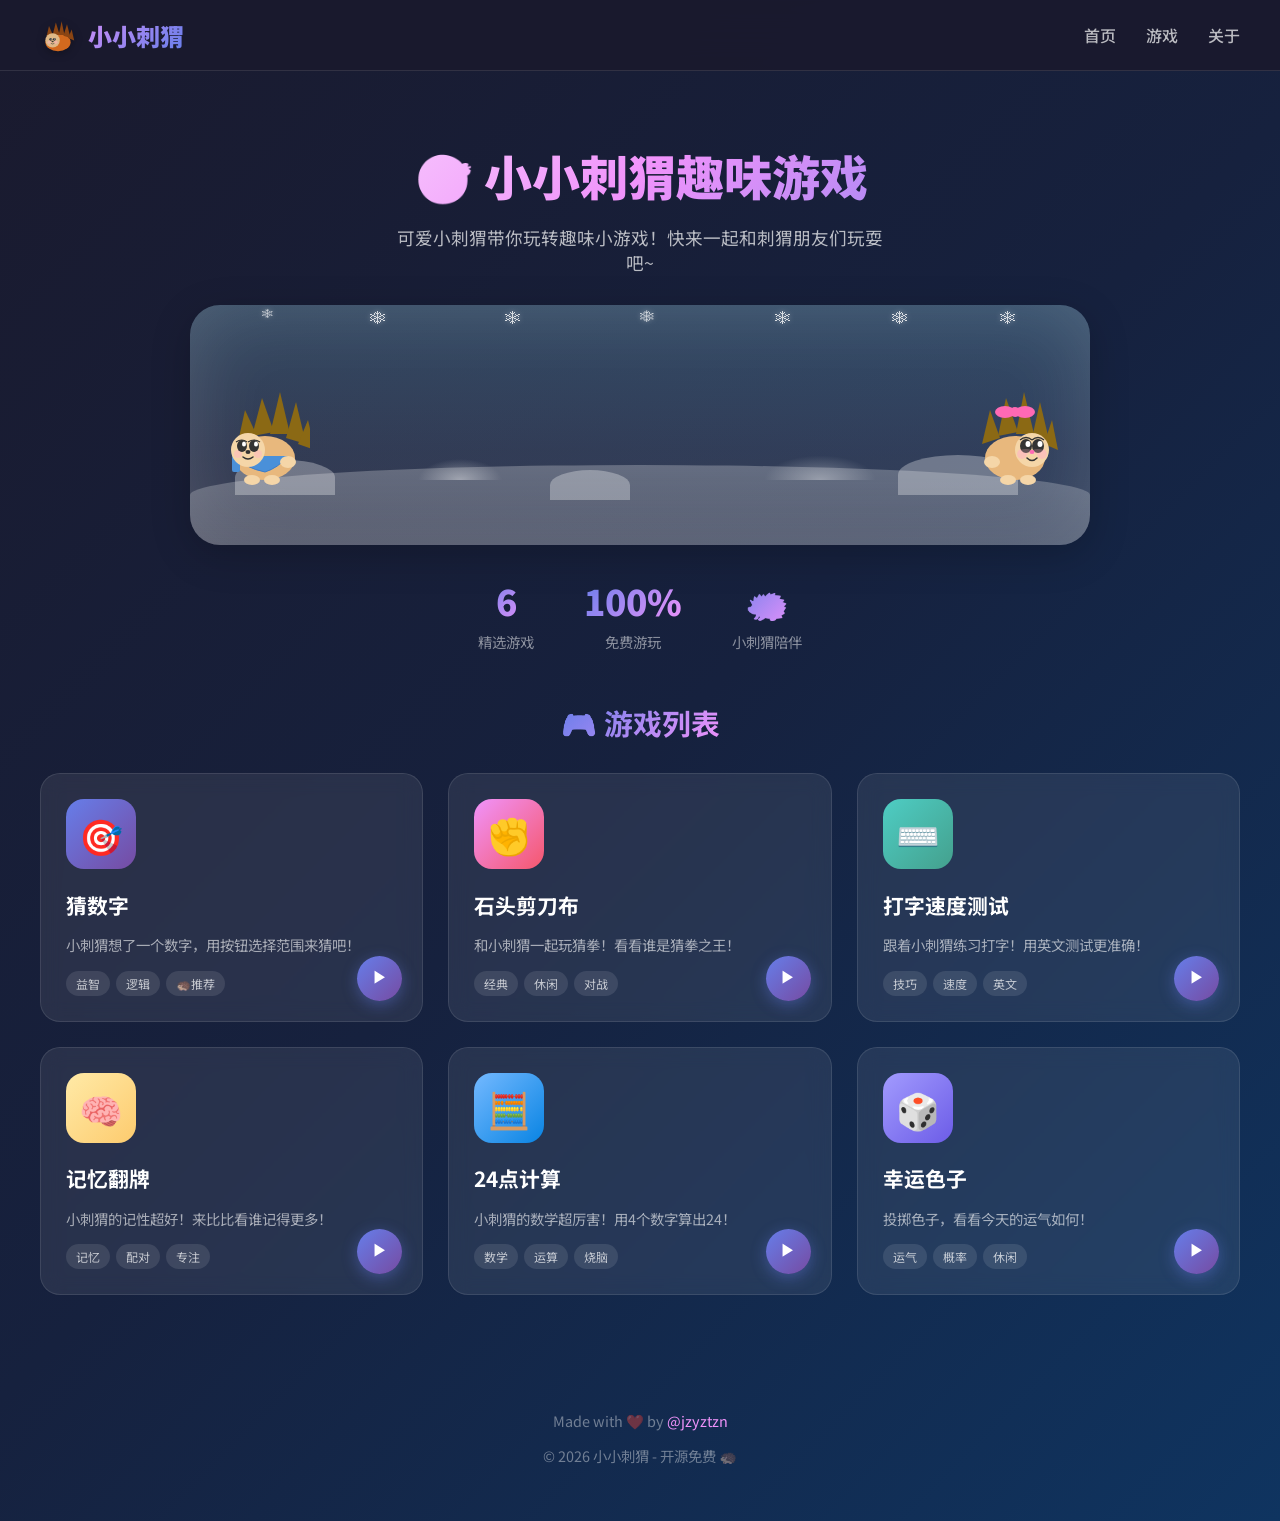
<file: index.html>
<!DOCTYPE html>
<html lang="zh-CN">
<head>
  <meta charset="UTF-8">
  <meta name="viewport" content="width=device-width, initial-scale=1.0">
  <title>🦔 小小刺猬 - 趣味小游戏</title>
  <link href="https://fonts.googleapis.com/css2?family=Noto+Sans+SC:wght@400;500;700;900&display=swap" rel="stylesheet">
  <link rel="stylesheet" href="shared/styles.css">
  <style>
    body {
      font-family: 'Noto Sans SC', -apple-system, BlinkMacSystemFont, sans-serif;
      min-height: 100vh;
      background: linear-gradient(135deg, #1a1a2e 0%, #16213e 50%, #0f3460 100%);
      color: #fff;
      overflow-x: hidden;
      margin: 0;
      padding: 0;
    }

    /* ========== 导航栏 ========== */
    nav {
      position: fixed;
      top: 0;
      left: 0;
      right: 0;
      z-index: 100;
      background: rgba(26, 26, 46, 0.95);
      backdrop-filter: blur(20px);
      border-bottom: 1px solid rgba(255, 255, 255, 0.1);
      padding: 0 40px;
    }

    .nav-content {
      max-width: 1400px;
      margin: 0 auto;
      display: flex;
      justify-content: space-between;
      align-items: center;
      height: 70px;
    }

    .logo {
      display: flex;
      align-items: center;
      gap: 12px;
      font-size: 1.5rem;
      font-weight: 900;
      background: linear-gradient(135deg, #f093fb, #667eea);
      -webkit-background-clip: text;
      -webkit-text-fill-color: transparent;
      background-clip: text;
    }

    .logo svg {
      filter: drop-shadow(0 2px 4px rgba(0,0,0,0.3));
    }

    .nav-links {
      display: flex;
      gap: 30px;
      list-style: none;
    }

    .nav-links a {
      color: rgba(255, 255, 255, 0.7);
      text-decoration: none;
      font-weight: 500;
      transition: all 0.3s;
      position: relative;
    }

    .nav-links a:hover {
      color: #fff;
    }

    .nav-links a::after {
      content: '';
      position: absolute;
      bottom: -5px;
      left: 0;
      width: 0;
      height: 2px;
      background: linear-gradient(90deg, #667eea, #f093fb);
      transition: width 0.3s;
    }

    .nav-links a:hover::after {
      width: 100%;
    }

    /* ========== 主容器 ========== */
    .container {
      max-width: 1400px;
      margin: 0 auto;
      padding: 100px 40px 60px;
      position: relative;
      z-index: 1;
    }

    /* ========== 英雄区 ========== */
    .hero {
      text-align: center;
      margin-bottom: 40px;
      animation: hg-slide-up 0.8s ease;
    }

    .hero h1 {
      font-size: 3rem;
      font-weight: 900;
      margin-bottom: 15px;
      background: linear-gradient(135deg, #fff 0%, #f093fb 50%, #667eea 100%);
      -webkit-background-clip: text;
      -webkit-text-fill-color: transparent;
      background-clip: text;
    }

    .hero p {
      font-size: 1.1rem;
      color: rgba(255, 255, 255, 0.7);
      max-width: 500px;
      margin: 0 auto;
    }

    /* ========== 雪战场地 - 融入背景 ========== */
    .snow-container {
      position: relative;
      width: 100%;
      max-width: 900px;
      height: 240px;
      margin: 30px auto;
      background: linear-gradient(180deg, 
        rgba(135, 206, 235, 0.25) 0%, 
        rgba(200, 230, 255, 0.15) 60%,
        rgba(255, 255, 255, 0.12) 100%);
      border-radius: 30px;
      overflow: hidden;
      box-shadow: inset 0 0 80px rgba(255, 255, 255, 0.15), 
                  0 10px 40px rgba(0, 0, 0, 0.2);
    }

    /* 飘落的雪花 */
    .snowflake {
      position: absolute;
      color: #fff;
      opacity: 0.8;
      animation: snowfall linear infinite;
      text-shadow: 0 0 5px rgba(255, 255, 255, 0.5);
    }

    @keyframes snowfall {
      0% { transform: translateY(-20px) rotate(0deg); opacity: 0; }
      10% { opacity: 0.8; }
      90% { opacity: 0.8; }
      100% { transform: translateY(260px) rotate(360deg); opacity: 0; }
    }

    /* 雪地 */
    .snow-ground {
      position: absolute;
      bottom: 0;
      left: 0;
      right: 0;
      height: 80px;
      background: linear-gradient(180deg, rgba(255, 255, 255, 0.25) 0%, rgba(255, 255, 255, 0.15) 100%);
      border-radius: 50% 50% 0 0 / 30px 30px 0 0;
    }

    .snow-ground::before {
      content: '';
      position: absolute;
      top: -15px;
      left: 0;
      right: 0;
      height: 30px;
      background: radial-gradient(ellipse 60px 30px at 30% 100%, rgba(255,255,255,0.4) 0%, transparent 70%),
                  radial-gradient(ellipse 80px 35px at 70% 100%, rgba(255,255,255,0.35) 0%, transparent 70%);
    }

    /* 小雪堆 */
    .snow-mound {
      position: absolute;
      bottom: 50px;
      background: rgba(255, 255, 255, 0.3);
      border-radius: 50% 50% 0 0;
    }

    .snow-mound-1 { left: 5%; width: 100px; height: 35px; }
    .snow-mound-2 { right: 8%; width: 120px; height: 40px; }
    .snow-mound-3 { left: 40%; width: 80px; height: 30px; bottom: 45px; }

    /* ========== 可爱卡通刺猬 ========== */
    .hedgehog-container {
      position: absolute;
      bottom: 55px;
      width: 90px;
      height: 110px;
    }

    .hedgehog-male {
      left: 30px;
      animation: hedgehog-hop 2s ease-in-out infinite;
    }

    .hedgehog-female {
      right: 30px;
      animation: hedgehog-hop-f 2s ease-in-out infinite;
      animation-delay: 1s;
    }

    @keyframes hedgehog-hop {
      0%, 100% { transform: translateY(0) scaleY(1); }
      30% { transform: translateY(-18px) scaleY(1.05); }
      50% { transform: translateY(0) scaleY(0.95); }
      70% { transform: translateY(-10px) scaleY(1.02); }
    }

    @keyframes hedgehog-hop-f {
      0%, 100% { transform: translateY(0) scaleY(1); }
      30% { transform: translateY(-18px) scaleY(1.05); }
      50% { transform: translateY(0) scaleY(0.95); }
      70% { transform: translateY(-10px) scaleY(1.02); }
    }

    /* 投掷雪球 - 男生（朝右） */
    .hedgehog-male .snowball-arm {
      animation: throw-right 5s ease-in-out infinite;
      transform-origin: 30% 50%;
    }

    /* 投掷雪球 - 女生（朝左） */
    .hedgehog-female .snowball-arm {
      animation: throw-left 5s ease-in-out infinite;
      transform-origin: 70% 50%;
      animation-delay: 2.5s;
    }

    @keyframes throw-right {
      0%, 28% { transform: rotate(0); }
      32% { transform: rotate(-70deg); }
      45% { transform: rotate(-30deg); }
      58%, 100% { transform: rotate(0); }
    }

    @keyframes throw-left {
      0%, 28% { transform: rotate(0); }
      32% { transform: rotate(70deg); }
      45% { transform: rotate(30deg); }
      58%, 100% { transform: rotate(0); }
    }

    /* 飞行雪球 */
    .snowball-projectile {
      position: absolute;
      width: 18px;
      height: 18px;
      background: radial-gradient(circle at 30% 30%, #ffffff, #cce5ff, #aaccff);
      border-radius: 50%;
      box-shadow: 0 0 15px rgba(255, 255, 255, 0.9), 
                  0 0 30px rgba(200, 220, 255, 0.5),
                  inset -2px -2px 4px rgba(150, 180, 220, 0.3);
      opacity: 0;
    }

    .snowball-1 {
      left: 100px;
      bottom: 85px;
      animation: fly-snowball-1 5s ease-in-out infinite;
    }

    .snowball-2 {
      right: 100px;
      bottom: 85px;
      animation: fly-snowball-2 5s ease-in-out infinite;
      animation-delay: 2.5s;
    }

    @keyframes fly-snowball-1 {
      0%, 28% { transform: translate(0, 0) scale(0); opacity: 0; }
      32% { transform: translate(15px, -35px) scale(1); opacity: 1; }
      45% { transform: translate(200px, -100px) scale(0.9); opacity: 1; }
      52% { transform: translate(380px, -20px) scale(0.7); opacity: 1; }
      58%, 100% { transform: translate(400px, 30px) scale(0); opacity: 0; }
    }

    @keyframes fly-snowball-2 {
      0%, 28% { transform: translate(0, 0) scale(0); opacity: 0; }
      32% { transform: translate(-15px, -35px) scale(1); opacity: 1; }
      45% { transform: translate(-200px, -100px) scale(0.9); opacity: 1; }
      52% { transform: translate(-380px, -20px) scale(0.7); opacity: 1; }
      58%, 100% { transform: translate(-400px, 30px) scale(0); opacity: 0; }
    }

    /* 击中特效 */
    .hit-effect {
      position: absolute;
      font-size: 1.8rem;
      opacity: 0;
    }

    .hit-1 {
      right: 90px;
      top: 40px;
      animation: hit-show 5s ease-in-out infinite;
    }

    .hit-2 {
      left: 90px;
      top: 40px;
      animation: hit-show 5s ease-in-out infinite;
      animation-delay: 2.5s;
    }

    @keyframes hit-show {
      0%, 52% { opacity: 0; transform: scale(0); }
      55% { opacity: 1; transform: scale(1.3); }
      58% { transform: scale(0.8); }
      62% { transform: scale(1.1); }
      66% { opacity: 0; transform: scale(1); }
      100% { opacity: 0; transform: scale(0); }
    }

    /* 雪球轨迹 */
    .trail {
      position: absolute;
      width: 6px;
      height: 6px;
      background: rgba(255, 255, 255, 0.5);
      border-radius: 50%;
    }

    /* ========== 数据统计 ========== */
    .stats {
      display: flex;
      justify-content: center;
      gap: 50px;
      margin-top: 30px;
    }

    .stat-item {
      text-align: center;
    }

    .stat-value {
      font-size: 2.2rem;
      font-weight: 900;
      background: linear-gradient(135deg, #667eea, #f093fb);
      -webkit-background-clip: text;
      -webkit-text-fill-color: transparent;
      background-clip: text;
    }

    .stat-label {
      font-size: 0.9rem;
      color: rgba(255, 255, 255, 0.5);
      margin-top: 5px;
    }

    /* ========== 游戏网格 ========== */
    .section-title {
      font-size: 1.8rem;
      font-weight: 700;
      text-align: center;
      margin: 50px 0 30px;
      color: #fff;
    }

    .section-title span {
      background: linear-gradient(135deg, #667eea, #f093fb);
      -webkit-background-clip: text;
      -webkit-text-fill-color: transparent;
      background-clip: text;
    }

    .games-grid {
      display: grid;
      grid-template-columns: repeat(auto-fill, minmax(320px, 1fr));
      gap: 25px;
    }

    /* 游戏卡片 */
    .game-card {
      background: rgba(255, 255, 255, 0.08);
      backdrop-filter: blur(10px);
      border-radius: 20px;
      padding: 25px;
      border: 1px solid rgba(255, 255, 255, 0.1);
      transition: all 0.4s cubic-bezier(0.175, 0.885, 0.32, 1.275);
      cursor: pointer;
      position: relative;
      overflow: hidden;
      animation: hg-slide-up 0.6s ease backwards;
    }

    .game-card:nth-child(1) { animation-delay: 0.1s; }
    .game-card:nth-child(2) { animation-delay: 0.2s; }
    .game-card:nth-child(3) { animation-delay: 0.3s; }
    .game-card:nth-child(4) { animation-delay: 0.4s; }
    .game-card:nth-child(5) { animation-delay: 0.5s; }
    .game-card:nth-child(6) { animation-delay: 0.6s; }

    .game-card::before {
      content: '';
      position: absolute;
      top: 0;
      left: 0;
      right: 0;
      height: 3px;
      background: linear-gradient(90deg, #667eea, #764ba2, #f093fb);
      transform: scaleX(0);
      transition: transform 0.4s;
    }

    .game-card:hover::before {
      transform: scaleX(1);
    }

    .game-card:hover {
      transform: translateY(-8px);
      background: rgba(255, 255, 255, 0.12);
      border-color: rgba(255, 255, 255, 0.2);
      box-shadow: 0 20px 50px rgba(102, 126, 234, 0.25);
    }

    .game-card:active {
      transform: scale(0.98);
    }

    .game-icon {
      width: 70px;
      height: 70px;
      border-radius: 18px;
      display: flex;
      align-items: center;
      justify-content: center;
      font-size: 2.2rem;
      margin-bottom: 18px;
      animation: icon-bounce 3s ease-in-out infinite;
    }

    .game-card:nth-child(1) .game-icon { background: linear-gradient(135deg, #667eea, #764ba2); }
    .game-card:nth-child(2) .game-icon { background: linear-gradient(135deg, #f093fb, #f5576c); }
    .game-card:nth-child(3) .game-icon { background: linear-gradient(135deg, #4ecdc4, #44a08d); }
    .game-card:nth-child(4) .game-icon { background: linear-gradient(135deg, #ffeaa7, #fdcb6e); }
    .game-card:nth-child(5) .game-icon { background: linear-gradient(135deg, #74b9ff, #0984e3); }
    .game-card:nth-child(6) .game-icon { background: linear-gradient(135deg, #a29bfe, #6c5ce7); }

    @keyframes icon-bounce {
      0%, 100% { transform: translateY(0); }
      50% { transform: translateY(-4px); }
    }

    .game-title {
      font-size: 1.3rem;
      font-weight: 700;
      margin-bottom: 8px;
      color: #fff;
    }

    .game-desc {
      font-size: 0.9rem;
      color: rgba(255, 255, 255, 0.6);
      line-height: 1.5;
      margin-bottom: 15px;
    }

    .game-tags {
      display: flex;
      flex-wrap: wrap;
      gap: 6px;
    }

    .tag {
      padding: 4px 10px;
      background: rgba(255, 255, 255, 0.1);
      border-radius: 15px;
      font-size: 0.75rem;
      color: rgba(255, 255, 255, 0.7);
    }

    .play-btn {
      position: absolute;
      bottom: 20px;
      right: 20px;
      width: 45px;
      height: 45px;
      border-radius: 50%;
      background: linear-gradient(135deg, #667eea, #764ba2);
      border: none;
      color: #fff;
      font-size: 1rem;
      cursor: pointer;
      display: flex;
      align-items: center;
      justify-content: center;
      transition: all 0.3s;
      box-shadow: 0 4px 15px rgba(102, 126, 234, 0.4);
    }

    .play-btn:hover {
      transform: scale(1.1) rotate(10deg);
    }

    /* ========== 页脚 ========== */
    footer {
      text-align: center;
      padding: 40px 20px;
      color: rgba(255, 255, 255, 0.4);
      font-size: 0.9rem;
    }

    footer a {
      color: #f093fb;
      text-decoration: none;
    }

    /* ========== 响应式 ========== */
    @media (max-width: 768px) {
      .hero h1 { font-size: 2.2rem; }
      .nav-links { display: none; }
      .container { padding: 90px 20px 40px; }
      .games-grid { grid-template-columns: 1fr; }
      .stats { flex-direction: column; gap: 20px; }
      .snow-container { height: 180px; }
      .hedgehog-container { transform: scale(0.8); }
      .hedgehog-male { left: 10px; }
      .hedgehog-female { right: 10px; }
    }
  </style>
</head>
<body>
  <!-- 导航栏 -->
  <nav>
    <div class="nav-content">
      <div class="logo">
        <svg width="36" height="36" viewBox="0 0 100 100">
          <!-- 身体 -->
          <ellipse cx="50" cy="70" rx="35" ry="25" fill="#D2691E"/>
          <!-- 刺 -->
          <polygon points="18,55 25,25 38,55" fill="#8B4513"/>
          <polygon points="35,50 44,15 55,50" fill="#8B4513"/>
          <polygon points="52,50 60,12 68,50" fill="#8B4513"/>
          <polygon points="65,52 75,20 85,58" fill="#8B4513"/>
          <polygon points="78,58 88,35 95,65" fill="#8B4513"/>
          <!-- 脸部 -->
          <circle cx="35" cy="65" r="20" fill="#DEB887"/>
          <!-- 腮红 -->
          <circle cx="26" cy="70" r="5" fill="#FFB6C1" opacity="0.5"/>
          <circle cx="44" cy="70" r="5" fill="#FFB6C1" opacity="0.5"/>
          <!-- 眼睛 -->
          <circle cx="30" cy="62" r="4" fill="#333"/>
          <circle cx="31" cy="61" r="1.5" fill="#fff"/>
          <circle cx="40" cy="62" r="4" fill="#333"/>
          <circle cx="41" cy="61" r="1.5" fill="#fff"/>
          <!-- 鼻子 -->
          <ellipse cx="35" cy="68" rx="3" ry="2" fill="#333"/>
          <!-- 微笑 -->
          <path d="M 30 73 Q 35 77 40 73" stroke="#333" stroke-width="1.5" fill="none"/>
        </svg>
        <span>小小刺猬</span>
      </div>
      <ul class="nav-links">
        <li><a href="#home">首页</a></li>
        <li><a href="#games">游戏</a></li>
        <li><a href="#about">关于</a></li>
      </ul>
    </div>
  </nav>

  <!-- 主容器 -->
  <div class="container">
    <!-- 英雄区 -->
    <section class="hero" id="home">
      <h1>🎯 小小刺猬趣味游戏</h1>
      <p>可爱小刺猬带你玩转趣味小游戏！快来一起和刺猬朋友们玩耍吧~</p>

      <!-- 雪战场地 -->
      <div class="snow-container">
        <!-- 飘落的雪花 -->
        <div class="snowflake" style="left: 8%; animation-duration: 4s; font-size: 0.7rem;">❄</div>
        <div class="snowflake" style="left: 20%; animation-duration: 5s; animation-delay: 1s;">❅</div>
        <div class="snowflake" style="left: 35%; animation-duration: 4.5s; animation-delay: 0.5s;">❄</div>
        <div class="snowflake" style="left: 50%; animation-duration: 5.5s; animation-delay: 2s; font-size: 0.9rem;">❅</div>
        <div class="snowflake" style="left: 65%; animation-duration: 4s; animation-delay: 1.5s;">❄</div>
        <div class="snowflake" style="left: 78%; animation-duration: 5s; animation-delay: 0.8s;">❅</div>
        <div class="snowflake" style="left: 90%; animation-duration: 4.5s; animation-delay: 2.5s;">❄</div>

        <!-- 小雪堆 -->
        <div class="snow-mound snow-mound-1"></div>
        <div class="snow-mound snow-mound-2"></div>
        <div class="snow-mound snow-mound-3"></div>

        <!-- 雪地 -->
        <div class="snow-ground"></div>

        <!-- 男生刺猬（朝右） -->
        <div class="hedgehog-container hedgehog-male">
          <svg viewBox="0 0 90 110" width="90" height="110">
            <!-- 身体 -->
            <ellipse cx="45" cy="78" rx="30" ry="22" fill="#E8B87D"/>
            <!-- 刺 -->
            <polygon points="18,62 25,30 38,58" fill="#8B6914"/>
            <polygon points="32,56 42,18 54,52" fill="#8B6914"/>
            <polygon points="50,54 60,12 70,54" fill="#8B6914"/>
            <polygon points="66,58 76,22 86,64" fill="#8B6914"/>
            <polygon points="78,64 88,40 95,70" fill="#8B6914"/>
            <!-- 围巾 -->
            <path d="M 14 76 Q 25 88 45 92 Q 58 88 68 76" fill="#4A90D9" stroke="#3A7BC8" stroke-width="1"/>
            <rect x="12" y="76" width="8" height="16" fill="#4A90D9" rx="2"/>
            <!-- 脸部 -->
            <circle cx="28" cy="70" r="17" fill="#F5D6A8"/>
            <!-- 腮红 -->
            <circle cx="18" cy="74" r="4" fill="#FFB6C1" opacity="0.5"/>
            <circle cx="38" cy="74" r="4" fill="#FFB6C1" opacity="0.5"/>
            <!-- 大眼睛 -->
            <ellipse cx="22" cy="66" rx="5" ry="6" fill="#333"/>
            <ellipse cx="24" cy="64" rx="2" ry="2.5" fill="#fff"/>
            <ellipse cx="34" cy="66" rx="5" ry="6" fill="#333"/>
            <ellipse cx="36" cy="64" rx="2" ry="2.5" fill="#fff"/>
            <!-- 眼睫毛 -->
            <path d="M 16 62 Q 22 58 27 62" stroke="#333" stroke-width="1.2" fill="none"/>
            <path d="M 28 62 Q 34 58 40 62" stroke="#333" stroke-width="1.2" fill="none"/>
            <!-- 鼻子 -->
            <ellipse cx="28" cy="72" rx="2.5" ry="2" fill="#333"/>
            <!-- 微笑 -->
            <path d="M 23 77 Q 28 81 33 77" stroke="#333" stroke-width="1.5" fill="none" stroke-linecap="round"/>
            <!-- 手臂（右侧，用于投掷） -->
            <ellipse class="snowball-arm" cx="68" cy="82" rx="8" ry="6" fill="#F5D6A8"/>
            <!-- 脚 -->
            <ellipse cx="32" cy="100" rx="8" ry="5" fill="#F5D6A8"/>
            <ellipse cx="52" cy="100" rx="8" ry="5" fill="#F5D6A8"/>
          </svg>
        </div>

        <!-- 飞行雪球 -->
        <div class="snowball-projectile snowball-1"></div>

        <!-- 击中特效 -->
        <div class="hit-effect hit-1">💥 😵</div>

        <!-- 女生刺猬（朝左，面对男生） -->
        <div class="hedgehog-container hedgehog-female">
          <svg viewBox="0 0 90 110" width="90" height="110">
            <!-- 身体 -->
            <ellipse cx="45" cy="78" rx="30" ry="22" fill="#E8B87D"/>
            <!-- 刺 -->
            <polygon points="12,64 20,30 30,58" fill="#8B6914"/>
            <polygon points="28,56 36,18 48,52" fill="#8B6914"/>
            <polygon points="46,54 54,12 64,54" fill="#8B6914"/>
            <polygon points="62,58 70,22 80,64" fill="#8B6914"/>
            <polygon points="74,64 82,40 88,70" fill="#8B6914"/>
            <!-- 蝴蝶结 -->
            <circle cx="45" cy="32" r="5" fill="#FF69B4"/>
            <ellipse cx="35" cy="32" rx="10" ry="6" fill="#FF69B4"/>
            <ellipse cx="55" cy="32" rx="10" ry="6" fill="#FF69B4"/>
            <!-- 脸部 -->
            <circle cx="62" cy="70" r="17" fill="#F5D6A8"/>
            <!-- 腮红 -->
            <circle cx="52" cy="74" r="5" fill="#FFB6C1" opacity="0.6"/>
            <circle cx="72" cy="74" r="5" fill="#FFB6C1" opacity="0.6"/>
            <!-- 大眼睛（带眼影） -->
            <ellipse cx="56" cy="66" rx="6" ry="7" fill="#333"/>
            <ellipse cx="58" cy="64" rx="2.5" ry="3" fill="#fff"/>
            <ellipse cx="68" cy="66" rx="6" ry="7" fill="#333"/>
            <ellipse cx="70" cy="64" rx="2.5" ry="3" fill="#fff"/>
            <!-- 粉色眼影 -->
            <ellipse cx="56" cy="72" rx="8" ry="3" fill="#FFB6C1" opacity="0.25"/>
            <ellipse cx="68" cy="72" rx="8" ry="3" fill="#FFB6C1" opacity="0.25"/>
            <!-- 长眼睫毛 -->
            <path d="M 50 60 Q 56 55 62 60" stroke="#333" stroke-width="1.5" fill="none"/>
            <path d="M 62 60 Q 68 55 74 60" stroke="#333" stroke-width="1.5" fill="none"/>
            <!-- 粉色鼻子 -->
            <ellipse cx="62" cy="72" rx="2.5" ry="2" fill="#FF69B4"/>
            <!-- 微笑 -->
            <path d="M 57 78 Q 62 83 67 78" stroke="#333" stroke-width="1.5" fill="none" stroke-linecap="round"/>
            <!-- 手臂（左侧，用于投掷） -->
            <ellipse class="snowball-arm" cx="22" cy="82" rx="8" ry="6" fill="#F5D6A8"/>
            <!-- 脚 -->
            <ellipse cx="38" cy="100" rx="8" ry="5" fill="#F5D6A8"/>
            <ellipse cx="58" cy="100" rx="8" ry="5" fill="#F5D6A8"/>
          </svg>
        </div>

        <!-- 飞行雪球 -->
        <div class="snowball-projectile snowball-2"></div>

        <!-- 击中特效 -->
        <div class="hit-effect hit-2">💥 😵</div>
      </div>

      <div class="stats">
        <div class="stat-item">
          <div class="stat-value">6</div>
          <div class="stat-label">精选游戏</div>
        </div>
        <div class="stat-item">
          <div class="stat-value">100%</div>
          <div class="stat-label">免费游玩</div>
        </div>
        <div class="stat-item">
          <div class="stat-value">🦔</div>
          <div class="stat-label">小刺猬陪伴</div>
        </div>
      </div>
    </section>

    <!-- 游戏列表 -->
    <h2 class="section-title" id="games"><span>🎮 游戏列表</span></h2>
    <section class="games-grid">
      <!-- 猜数字 -->
      <div class="game-card" onclick="HedgehogLib.game.start('guess-number-game/web-game.html', '猜数字', '🎯', event)">
        <div class="game-icon">🎯</div>
        <h3 class="game-title">猜数字</h3>
        <p class="game-desc">小刺猬想了一个数字，用按钮选择范围来猜吧！</p>
        <div class="game-tags">
          <span class="tag">益智</span>
          <span class="tag">逻辑</span>
          <span class="tag">🦔推荐</span>
        </div>
        <button class="play-btn">▶</button>
      </div>

      <!-- 石头剪刀布 -->
      <div class="game-card" onclick="HedgehogLib.game.start('rock-paper-scissors/index.html', '石头剪刀布', '✊', event)">
        <div class="game-icon">✊</div>
        <h3 class="game-title">石头剪刀布</h3>
        <p class="game-desc">和小刺猬一起玩猜拳！看看谁是猜拳之王！</p>
        <div class="game-tags">
          <span class="tag">经典</span>
          <span class="tag">休闲</span>
          <span class="tag">对战</span>
        </div>
        <button class="play-btn">▶</button>
      </div>

      <!-- 打字速度测试 -->
      <div class="game-card" onclick="HedgehogLib.game.start('typing-test/index.html', '打字速度测试', '⌨️', event)">
        <div class="game-icon">⌨️</div>
        <h3 class="game-title">打字速度测试</h3>
        <p class="game-desc">跟着小刺猬练习打字！用英文测试更准确！</p>
        <div class="game-tags">
          <span class="tag">技巧</span>
          <span class="tag">速度</span>
          <span class="tag">英文</span>
        </div>
        <button class="play-btn">▶</button>
      </div>

      <!-- 记忆翻牌 -->
      <div class="game-card" onclick="HedgehogLib.game.start('memory-game/index.html', '记忆翻牌', '🧠', event)">
        <div class="game-icon">🧠</div>
        <h3 class="game-title">记忆翻牌</h3>
        <p class="game-desc">小刺猬的记性超好！来比比看谁记得更多！</p>
        <div class="game-tags">
          <span class="tag">记忆</span>
          <span class="tag">配对</span>
          <span class="tag">专注</span>
        </div>
        <button class="play-btn">▶</button>
      </div>

      <!-- 24点计算 -->
      <div class="game-card" onclick="HedgehogLib.game.start('24-points/index.html', '24点计算', '🧮', event)">
        <div class="game-icon">🧮</div>
        <h3 class="game-title">24点计算</h3>
        <p class="game-desc">小刺猬的数学超厉害！用4个数字算出24！</p>
        <div class="game-tags">
          <span class="tag">数学</span>
          <span class="tag">运算</span>
          <span class="tag">烧脑</span>
        </div>
        <button class="play-btn">▶</button>
      </div>

      <!-- 幸运色子 -->
      <div class="game-card" onclick="HedgehogLib.game.start('dice-game/index.html', '幸运色子', '🎲', event)">
        <div class="game-icon">🎲</div>
        <h3 class="game-title">幸运色子</h3>
        <p class="game-desc">投掷色子，看看今天的运气如何！</p>
        <div class="game-tags">
          <span class="tag">运气</span>
          <span class="tag">概率</span>
          <span class="tag">休闲</span>
        </div>
        <button class="play-btn">▶</button>
      </div>
    </section>
  </div>

  <!-- 页脚 -->
  <footer id="about">
    <p>Made with ❤️ by <a href="https://github.com/jzyztzn" target="_blank">@jzyztzn</a></p>
    <p style="margin-top: 10px;">© 2026 小小刺猬 - 开源免费 🦔</p>
  </footer>

  <!-- 引入共享库 -->
  <script src="shared/lib.js"></script>
</body>
</html>
</file>
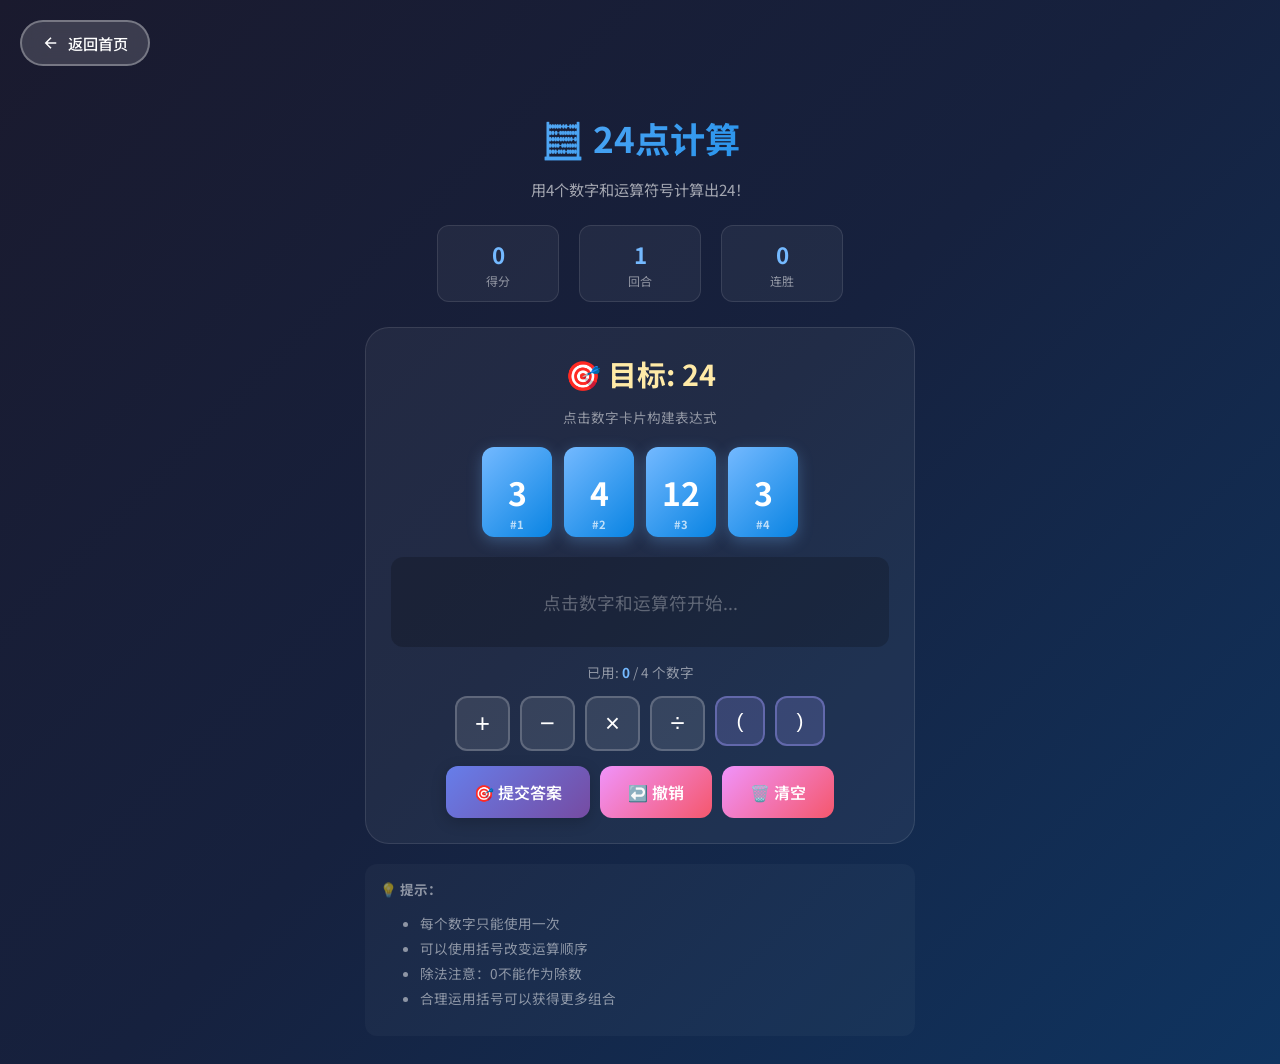
<file: 24-points/index.html>
<!DOCTYPE html>
<html lang="zh-CN">
<head>
  <meta charset="UTF-8">
  <meta name="viewport" content="width=device-width, initial-scale=1.0">
  <title>🧮 24点计算 - 小小刺猬</title>
  <link href="https://fonts.googleapis.com/css2?family=Noto+Sans+SC:wght@400;500;700;900&display=swap" rel="stylesheet">
  <link rel="stylesheet" href="../shared/styles.css">
  <style>
    body {
      font-family: 'Noto Sans SC', -apple-system, BlinkMacSystemFont, sans-serif;
      min-height: 100vh;
      background: linear-gradient(135deg, #1a1a2e 0%, #16213e 50%, #0f3460 100%);
      color: #fff;
      display: flex;
      flex-direction: column;
      align-items: center;
      padding: 20px;
    }

    .container {
      max-width: 550px;
      width: 100%;
      text-align: center;
      margin-top: 60px;
    }

    h1 {
      font-size: 2.2rem;
      margin-bottom: 8px;
      background: linear-gradient(135deg, #74b9ff, #0984e3);
      -webkit-background-clip: text;
      -webkit-text-fill-color: transparent;
      background-clip: text;
    }

    .subtitle {
      color: rgba(255,255,255,0.6);
      margin-bottom: 25px;
      font-size: 0.95rem;
    }

    /* 统计栏 */
    .stats-bar {
      display: flex;
      justify-content: center;
      gap: 20px;
      margin-bottom: 25px;
    }

    .stat {
      background: rgba(255,255,255,0.05);
      border-radius: var(--radius-md);
      padding: 12px 20px;
      border: 1px solid rgba(255,255,255,0.1);
      min-width: 80px;
    }

    .stat-value {
      font-size: 1.4rem;
      font-weight: 700;
      color: #74b9ff;
    }

    .stat-label {
      font-size: 0.75rem;
      color: rgba(255,255,255,0.5);
      margin-top: 2px;
    }

    /* 游戏区域 */
    .game-area {
      background: rgba(255,255,255,0.05);
      border-radius: var(--radius-xl);
      padding: 25px;
      margin-bottom: 20px;
      border: 1px solid rgba(255,255,255,0.1);
    }

    .target {
      font-size: 1.8rem;
      font-weight: 700;
      color: #ffeaa7;
      margin-bottom: 8px;
    }

    .hint {
      color: rgba(255,255,255,0.5);
      font-size: 0.85rem;
      margin-bottom: 20px;
    }

    /* 数字卡片 */
    .cards-display {
      display: flex;
      justify-content: center;
      gap: 12px;
      margin-bottom: 20px;
      flex-wrap: wrap;
    }

    .number-card {
      width: 70px;
      height: 90px;
      background: linear-gradient(135deg, #74b9ff, #0984e3);
      border-radius: var(--radius-md);
      display: flex;
      flex-direction: column;
      align-items: center;
      justify-content: center;
      font-size: 2rem;
      font-weight: 700;
      cursor: pointer;
      transition: all 0.3s;
      box-shadow: 0 4px 15px rgba(116, 185, 255, 0.3);
      position: relative;
    }

    .number-card:hover {
      transform: translateY(-5px);
      box-shadow: 0 8px 25px rgba(116, 185, 255, 0.5);
    }

    .number-card.used {
      background: rgba(255,255,255,0.1);
      color: rgba(255,255,255,0.3);
      box-shadow: none;
      cursor: not-allowed;
      transform: none;
    }

    .number-card .index {
      font-size: 0.7rem;
      opacity: 0.7;
      position: absolute;
      bottom: 5px;
    }

    /* 表达式显示 */
    .expression-display {
      background: rgba(0,0,0,0.2);
      border-radius: var(--radius-md);
      padding: 15px 20px;
      margin-bottom: 15px;
      min-height: 60px;
      display: flex;
      align-items: center;
      justify-content: center;
      flex-wrap: wrap;
      gap: 5px;
    }

    .expr-item {
      font-size: 1.5rem;
      font-weight: 600;
      color: #4ecdc4;
      padding: 5px 10px;
      background: rgba(78, 205, 196, 0.15);
      border-radius: var(--radius-sm);
    }

    .expr-item.operator {
      color: #ffeaa7;
      background: rgba(255, 234, 167, 0.15);
    }

    .expr-placeholder {
      color: rgba(255,255,255,0.3);
      font-size: 1.1rem;
    }

    /* 运算符按钮 */
    .operators {
      display: flex;
      justify-content: center;
      gap: 10px;
      margin-bottom: 15px;
      flex-wrap: wrap;
    }

    .op-btn {
      width: 55px;
      height: 55px;
      font-size: 1.6rem;
      background: rgba(255,255,255,0.1);
      border: 2px solid rgba(255,255,255,0.2);
      border-radius: var(--radius-md);
      color: #fff;
      cursor: pointer;
      transition: all 0.2s;
    }

    .op-btn:hover {
      background: #74b9ff;
      border-color: #74b9ff;
      transform: scale(1.05);
    }

    .op-btn:active {
      transform: scale(0.95);
    }

    /* 括号按钮 */
    .op-btn.bracket {
      font-size: 1.3rem;
      width: 50px;
      height: 50px;
      background: rgba(162, 155, 254, 0.2);
      border-color: rgba(162, 155, 254, 0.4);
    }

    .op-btn.bracket:hover {
      background: #a29bfe;
      border-color: #a29bfe;
    }

    /* 操作按钮 */
    .action-btns {
      display: flex;
      gap: 10px;
      justify-content: center;
      flex-wrap: wrap;
    }

    /* 结果消息 */
    .result-message {
      padding: 15px 20px;
      border-radius: var(--radius-md);
      margin-top: 15px;
      font-size: 1.1rem;
      font-weight: 600;
      display: none;
    }

    .result-message.show {
      display: block;
      animation: hg-slide-up 0.3s ease;
    }

    /* 已用数字提示 */
    .used-info {
      margin-top: 10px;
      font-size: 0.85rem;
      color: rgba(255,255,255,0.5);
    }

    .used-info strong {
      color: #74b9ff;
    }

    /* 提示信息 */
    .tips {
      margin-top: 20px;
      padding: 15px;
      background: rgba(255,255,255,0.03);
      border-radius: var(--radius-md);
      font-size: 0.85rem;
      color: rgba(255,255,255,0.5);
      text-align: left;
    }

    .tips li {
      margin: 5px 0;
    }

    @media (max-width: 500px) {
      .number-card {
        width: 60px;
        height: 80px;
        font-size: 1.6rem;
      }
      .op-btn {
        width: 48px;
        height: 48px;
        font-size: 1.4rem;
      }
      .stats-bar {
        gap: 10px;
      }
      .stat {
        padding: 10px 15px;
        min-width: 70px;
      }
    }
  </style>
</head>
<body>
  <a href="../index.html" class="hg-back-btn" onclick="HedgehogLib.effects.showSpeedLines(); return true;">
    <svg viewBox="0 0 24 24" fill="none" stroke="currentColor" stroke-width="2">
      <path d="M19 12H5M12 19l-7-7 7-7"/>
    </svg>
    返回首页
  </a>

  <div class="container">
    <h1>🧮 24点计算</h1>
    <p class="subtitle">用4个数字和运算符号计算出24！</p>

    <div class="stats-bar">
      <div class="stat">
        <div class="stat-value" id="score">0</div>
        <div class="stat-label">得分</div>
      </div>
      <div class="stat">
        <div class="stat-value" id="round">1</div>
        <div class="stat-label">回合</div>
      </div>
      <div class="stat">
        <div class="stat-value" id="streak">0</div>
        <div class="stat-label">连胜</div>
      </div>
    </div>

    <div class="game-area">
      <div class="target">🎯 目标: <strong>24</strong></div>
      <p class="hint">点击数字卡片构建表达式</p>

      <div class="cards-display" id="cardsDisplay"></div>

      <div class="expression-display" id="expressionDisplay">
        <span class="expr-placeholder">点击数字和运算符开始...</span>
      </div>

      <p class="used-info" id="usedInfo">已用: <strong>0</strong> / 4 个数字</p>

      <div class="operators">
        <button class="op-btn" onclick="addOperator('+')">+</button>
        <button class="op-btn" onclick="addOperator('-')">−</button>
        <button class="op-btn" onclick="addOperator('*')">×</button>
        <button class="op-btn" onclick="addOperator('/')">÷</button>
        <button class="op-btn bracket" onclick="addOperator('(')">(</button>
        <button class="op-btn bracket" onclick="addOperator(')')">)</button>
      </div>

      <div class="action-btns">
        <button class="hg-btn hg-btn-primary" onclick="submitAnswer()">🎯 提交答案</button>
        <button class="hg-btn hg-btn-secondary" onclick="undoLast()">↩️ 撤销</button>
        <button class="hg-btn hg-btn-secondary" onclick="clearAll()">🗑️ 清空</button>
      </div>

      <div class="result-message" id="resultMessage"></div>
    </div>

    <div class="tips">
      <strong>💡 提示：</strong>
      <ul>
        <li>每个数字只能使用一次</li>
        <li>可以使用括号改变运算顺序</li>
        <li>除法注意：0不能作为除数</li>
        <li>合理运用括号可以获得更多组合</li>
      </ul>
    </div>
  </div>

  <script src="../shared/lib.js"></script>
  <script>
    // 游戏状态
    let state = {
      numbers: [],      // 四个给定的数字
      usedIndices: [],  // 已使用的数字索引
      expression: [],   // 表达式数组
      score: 0,
      round: 1,
      streak: 0,
      gameOver: false
    };

    // 生成新数字
    function generateNumbers() {
      const possible = [1, 2, 3, 4, 5, 6, 7, 8, 9, 10, 11, 12];
      state.numbers = [];
      for (let i = 0; i < 4; i++) {
        const idx = Math.floor(Math.random() * possible.length);
        state.numbers.push(possible[idx]);
      }
      state.usedIndices = [];
      state.expression = [];
      state.gameOver = false;
      renderCards();
      renderExpression();
      updateStats();
    }

    // 渲染数字卡片
    function renderCards() {
      const display = document.getElementById('cardsDisplay');
      display.innerHTML = state.numbers.map((num, i) => {
        const isUsed = state.usedIndices.includes(i);
        return `
          <div class="number-card ${isUsed ? 'used' : ''}"
               onclick="useNumber(${i})"
               style="${isUsed ? '' : 'animation-delay: ' + (i * 0.1) + 's'}"
               title="${isUsed ? '已使用' : '点击使用'}">
            ${num}
            <span class="index">#${i + 1}</span>
          </div>
        `;
      }).join('');
    }

    // 使用数字
    function useNumber(index) {
      if (state.gameOver) return;
      if (state.usedIndices.includes(index)) return;

      state.usedIndices.push(index);
      state.expression.push({ type: 'number', value: state.numbers[index], index: index });

      renderCards();
      renderExpression();
      updateUsedInfo();
    }

    // 添加运算符
    function addOperator(op) {
      if (state.gameOver) return;
      if (state.expression.length === 0) {
        showResult('请先选择一个数字！', 'warning');
        return;
      }

      const last = state.expression[state.expression.length - 1];
      if (last.type === 'operator') {
        showResult('一个运算符后不能接另一个运算符！', 'warning');
        return;
      }

      state.expression.push({ type: 'operator', value: op });
      renderExpression();
    }

    // 添加括号
    function addOperator(op) {
      if (state.gameOver) return;

      if (op === '(') {
        // 开括号可以直接添加
        state.expression.push({ type: 'bracket', value: '(' });
      } else if (op === ')') {
        // 检查括号是否匹配
        let openCount = state.expression.filter(e => e.value === '(').length;
        let closeCount = state.expression.filter(e => e.value === ')').length;
        if (closeCount >= openCount) {
          showResult('括号不匹配！', 'warning');
          return;
        }
        // 括号前不能是左括号或运算符
        const last = state.expression[state.expression.length - 1];
        if (last && (last.type === 'operator' || last.value === '(')) {
          showResult('括号位置不对！', 'warning');
          return;
        }
        state.expression.push({ type: 'bracket', value: ')' });
      } else {
        // 普通运算符
        if (state.expression.length === 0) {
          showResult('请先选择一个数字！', 'warning');
          return;
        }

        const last = state.expression[state.expression.length - 1];
        if (last.type === 'operator') {
          showResult('一个运算符后不能接另一个运算符！', 'warning');
          return;
        }

        state.expression.push({ type: 'operator', value: op });
      }

      renderExpression();
    }

    // 撤销上一个输入
    function undoLast() {
      if (state.gameOver) return;
      if (state.expression.length === 0) return;

      const last = state.expression.pop();

      if (last.type === 'number') {
        // 移除对应的数字索引
        state.usedIndices = state.usedIndices.filter(i => i !== last.index);
      }

      renderCards();
      renderExpression();
      updateUsedInfo();
      hideResult();
    }

    // 清空所有
    function clearAll() {
      if (state.gameOver) return;

      state.usedIndices = [];
      state.expression = [];

      renderCards();
      renderExpression();
      updateUsedInfo();
      hideResult();
    }

    // 渲染表达式
    function renderExpression() {
      const display = document.getElementById('expressionDisplay');

      if (state.expression.length === 0) {
        display.innerHTML = '<span class="expr-placeholder">点击数字和运算符开始...</span>';
        return;
      }

      display.innerHTML = state.expression.map(item => {
        if (item.type === 'number') {
          return `<span class="expr-item">${item.value}</span>`;
        } else {
          return `<span class="expr-item operator">${item.value}</span>`;
        }
      }).join('');
    }

    // 更新已用信息
    function updateUsedInfo() {
      const info = document.getElementById('usedInfo');
      info.innerHTML = `已用: <strong>${state.usedIndices.length}</strong> / 4 个数字`;
    }

    // 验证表达式
    function validateExpression() {
      if (state.expression.length === 0) {
        return { valid: false, message: '请输入表达式！' };
      }

      // 检查是否使用了所有4个数字
      if (state.usedIndices.length !== 4) {
        return { valid: false, message: `还需要使用 ${4 - state.usedIndices.length} 个数字！` };
      }

      // 检查结尾是否是运算符
      const last = state.expression[state.expression.length - 1];
      if (last.type === 'operator' || last.value === '(') {
        return { valid: false, message: '表达式不完整！' };
      }

      // 检查括号是否匹配
      let openCount = state.expression.filter(e => e.value === '(').length;
      let closeCount = state.expression.filter(e => e.value === ')').length;
      if (openCount !== closeCount) {
        return { valid: false, message: '括号不匹配！' };
      }

      // 构建表达式字符串
      let exprStr = '';
      for (const item of state.expression) {
        if (item.type === 'number') {
          exprStr += item.value;
        } else {
          exprStr += item.value;
        }
      }

      // 计算结果
      try {
        // 使用更安全的方式计算
        const result = evaluateExpression(exprStr);

        if (result === null) {
          return { valid: false, message: '表达式无效！' };
        }

        // 检查是否等于24（允许浮点数误差）
        if (Math.abs(result - 24) < 0.0001) {
          return { valid: true, result: 24, expression: exprStr };
        } else {
          return { valid: false, message: `结果 ${result.toFixed(2)}，不是24哦！`, result: result };
        }
      } catch (e) {
        return { valid: false, message: '表达式计算错误！' };
      }
    }

    // 安全计算表达式
    function evaluateExpression(expr) {
      // 只允许数字、运算符和括号
      if (!/^[\d+\-*/().]+$/.test(expr)) {
        return null;
      }

      try {
        // 使用函数求值（比eval稍微安全一点）
        const result = Function('"use strict"; return (' + expr + ')')();

        if (typeof result !== 'number' || !isFinite(result)) {
          return null;
        }

        return result;
      } catch {
        return null;
      }
    }

    // 提交答案
    function submitAnswer() {
      if (state.gameOver) {
        generateNumbers();
        hideResult();
        return;
      }

      const validation = validateExpression();

      if (!validation.valid) {
        showResult(validation.message, 'warning');
        return;
      }

      // 正确！
      state.score += 10 + state.streak * 2;
      state.streak++;
      state.gameOver = true;

      showResult(`🎉 太棒了！${validation.expression} = 24\n得分 +${10 + (state.streak - 1) * 2}`, 'success');
      HedgehogLib.effects.showConfetti();
      updateStats();

      // 延迟开始下一轮
      setTimeout(() => {
        state.round++;
        document.getElementById('round').textContent = state.round;
        generateNumbers();
        hideResult();
      }, 2500);
    }

    // 跳过
    function skipRound() {
      if (state.gameOver) return;

      state.streak = 0;
      showResult('这题有点难，下一题加油！💪', 'info');
      updateStats();

      setTimeout(() => {
        state.round++;
        document.getElementById('round').textContent = state.round;
        generateNumbers();
        hideResult();
      }, 1500);
    }

    // 显示结果
    function showResult(message, type) {
      const el = document.getElementById('resultMessage');
      el.textContent = message;
      el.className = `result-message show hg-message-${type}`;
    }

    // 隐藏结果
    function hideResult() {
      const el = document.getElementById('resultMessage');
      el.className = 'result-message';
    }

    // 更新统计
    function updateStats() {
      document.getElementById('score').textContent = state.score;
      document.getElementById('streak').textContent = state.streak;
    }

    // 初始化
    generateNumbers();
  </script>
</body>
</html>
</file>
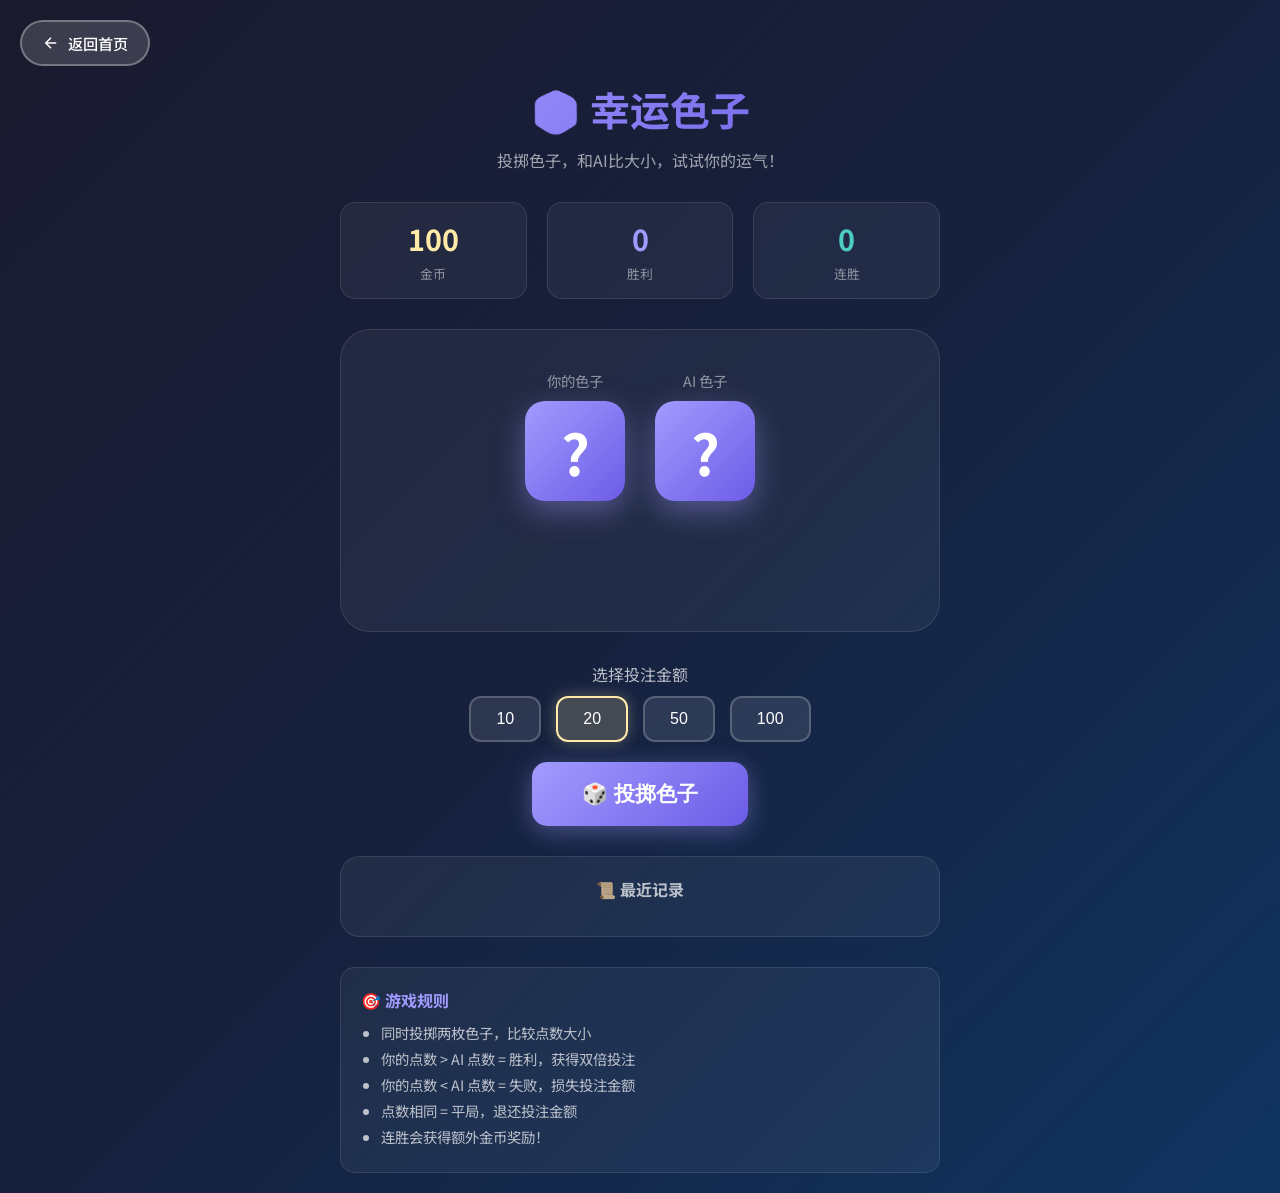
<file: dice-game/index.html>
<!DOCTYPE html>
<html lang="zh-CN">
<head>
  <meta charset="UTF-8">
  <meta name="viewport" content="width=device-width, initial-scale=1.0">
  <title>🎲 幸运色子 - 小小刺猬</title>
  <link href="https://fonts.googleapis.com/css2?family=Noto+Sans+SC:wght@400;500;700;900&display=swap" rel="stylesheet">
  <link rel="stylesheet" href="../shared/styles.css">
  <style>
    * { margin: 0; padding: 0; box-sizing: border-box; }
    body {
      font-family: 'Noto Sans SC', -apple-system, BlinkMacSystemFont, sans-serif;
      min-height: 100vh;
      background: linear-gradient(135deg, #1a1a2e 0%, #16213e 50%, #0f3460 100%);
      color: #fff;
      display: flex;
      flex-direction: column;
      align-items: center;
      padding: 20px;
    }
    .back-btn {
      position: fixed;
      top: 20px;
      left: 20px;
      padding: 10px 20px;
      background: rgba(255,255,255,0.1);
      border: 1px solid rgba(255,255,255,0.2);
      border-radius: 10px;
      color: #fff;
      text-decoration: none;
      font-size: 0.9rem;
      transition: all 0.3s;
      z-index: 100;
    }
    .back-btn:hover { background: rgba(255,255,255,0.2); }
    .container {
      max-width: 600px;
      width: 100%;
      text-align: center;
      margin-top: 60px;
    }
    h1 {
      font-size: 2.5rem;
      margin-bottom: 10px;
      background: linear-gradient(135deg, #a29bfe, #6c5ce7);
      -webkit-background-clip: text;
      -webkit-text-fill-color: transparent;
      background-clip: text;
    }
    .subtitle { color: rgba(255,255,255,0.6); margin-bottom: 30px; }
    
    .stats-row {
      display: flex;
      justify-content: center;
      gap: 20px;
      margin-bottom: 30px;
    }
    .stat-box {
      background: rgba(255,255,255,0.05);
      border-radius: 15px;
      padding: 15px 25px;
      border: 1px solid rgba(255,255,255,0.1);
      flex: 1;
    }
    .stat-value { font-size: 1.8rem; font-weight: 700; }
    .stat-value.gold { color: #ffeaa7; }
    .stat-value.purple { color: #a29bfe; }
    .stat-value.green { color: #4ecdc4; }
    .stat-label { font-size: 0.8rem; color: rgba(255,255,255,0.5); margin-top: 5px; }
    
    .dice-area {
      background: rgba(255,255,255,0.05);
      border-radius: 30px;
      padding: 40px;
      margin-bottom: 30px;
      border: 1px solid rgba(255,255,255,0.1);
    }
    
    .dice-container {
      display: flex;
      justify-content: center;
      gap: 30px;
      margin-bottom: 30px;
    }
    .dice-wrapper {
      text-align: center;
    }
    .dice-label {
      font-size: 0.9rem;
      color: rgba(255,255,255,0.5);
      margin-bottom: 10px;
    }
    .dice {
      width: 100px;
      height: 100px;
      background: linear-gradient(135deg, #a29bfe, #6c5ce7);
      border-radius: 20px;
      display: flex;
      align-items: center;
      justify-content: center;
      font-size: 3.5rem;
      font-weight: 700;
      box-shadow: 0 10px 30px rgba(162, 155, 254, 0.4);
      transition: all 0.3s;
    }
    .dice.rolling {
      animation: shake 0.5s ease-in-out infinite;
    }
    @keyframes shake {
      0%, 100% { transform: rotate(0deg); }
      25% { transform: rotate(-15deg) scale(1.1); }
      50% { transform: rotate(0deg); }
      75% { transform: rotate(15deg) scale(1.1); }
    }
    .dice.highlight {
      box-shadow: 0 0 30px rgba(255, 234, 167, 0.6);
      transform: scale(1.1);
    }
    
    .dice-face {
      display: grid;
      grid-template-columns: repeat(3, 1fr);
      grid-template-rows: repeat(3, 1fr);
      width: 70px;
      height: 70px;
      gap: 5px;
    }
    .dot {
      width: 15px;
      height: 15px;
      background: #fff;
      border-radius: 50%;
      opacity: 0;
    }
    .dot.show { opacity: 1; }
    
    .result-text {
      font-size: 1.5rem;
      font-weight: 700;
      padding: 15px;
      border-radius: 15px;
      min-height: 60px;
      display: flex;
      align-items: center;
      justify-content: center;
    }
    .result-text.win {
      background: linear-gradient(135deg, #ffeaa720, #fdcb6e20);
      color: #ffeaa7;
      border: 2px solid #ffeaa7;
    }
    .result-text.lose {
      background: linear-gradient(135deg, #f5576c20, #ff6b6b20);
      color: #f5576c;
      border: 2px solid #f5576c;
    }
    .result-text.draw {
      background: linear-gradient(135deg, #a29bfe20, #6c5ce720);
      color: #a29bfe;
      border: 2px solid #a29bfe;
    }
    
    .bet-section {
      margin-bottom: 20px;
    }
    .bet-label {
      font-size: 1rem;
      color: rgba(255,255,255,0.7);
      margin-bottom: 10px;
    }
    .bet-options {
      display: flex;
      justify-content: center;
      gap: 15px;
    }
    .bet-btn {
      padding: 12px 25px;
      border: 2px solid rgba(255,255,255,0.2);
      border-radius: 12px;
      background: rgba(255,255,255,0.1);
      color: #fff;
      font-size: 1rem;
      cursor: pointer;
      transition: all 0.3s;
    }
    .bet-btn:hover, .bet-btn.active {
      border-color: #ffeaa7;
      background: rgba(255, 234, 167, 0.2);
      box-shadow: 0 0 15px rgba(255, 234, 167, 0.3);
    }
    
    .roll-btn {
      padding: 18px 50px;
      font-size: 1.3rem;
      font-weight: 700;
      background: linear-gradient(135deg, #a29bfe, #6c5ce7);
      border: none;
      border-radius: 15px;
      color: #fff;
      cursor: pointer;
      transition: all 0.3s;
      box-shadow: 0 5px 25px rgba(162, 155, 254, 0.4);
    }
    .roll-btn:hover {
      transform: translateY(-3px);
      box-shadow: 0 8px 35px rgba(162, 155, 254, 0.6);
    }
    .roll-btn:active { transform: scale(0.95); }
    .roll-btn:disabled {
      opacity: 0.5;
      cursor: not-allowed;
    }
    
    .history-section {
      margin-top: 30px;
      background: rgba(255,255,255,0.05);
      border-radius: 20px;
      padding: 20px;
      border: 1px solid rgba(255,255,255,0.1);
    }
    .history-section h3 { font-size: 1rem; color: rgba(255,255,255,0.7); margin-bottom: 15px; }
    .history-list {
      display: flex;
      flex-wrap: wrap;
      gap: 10px;
      justify-content: center;
    }
    .history-item {
      padding: 8px 15px;
      border-radius: 10px;
      font-size: 0.85rem;
      display: flex;
      align-items: center;
      gap: 8px;
    }
    .history-item.win { background: rgba(255, 234, 167, 0.2); color: #ffeaa7; }
    .history-item.lose { background: rgba(245, 87, 108, 0.2); color: #f5576c; }
    
    .rules {
      margin-top: 30px;
      text-align: left;
      background: rgba(255,255,255,0.05);
      border-radius: 15px;
      padding: 20px;
      border: 1px solid rgba(255,255,255,0.1);
    }
    .rules h3 { font-size: 1rem; color: #a29bfe; margin-bottom: 10px; }
    .rules ul { color: rgba(255,255,255,0.7); font-size: 0.9rem; padding-left: 20px; }
    .rules li { margin-bottom: 5px; }
  </style>
</head>
<body>
  <a href="../index.html" class="hg-back-btn" onclick="HedgehogLib.effects.showSpeedLines(); return true;">
    <svg viewBox="0 0 24 24" fill="none" stroke="currentColor" stroke-width="2">
      <path d="M19 12H5M12 19l-7-7 7-7"/>
    </svg>
    返回首页
  </a>
  
  <div class="container">
    <h1>🎲 幸运色子</h1>
    <p class="subtitle">投掷色子，和AI比大小，试试你的运气！</p>

    <div class="stats-row">
      <div class="stat-box">
        <div class="stat-value gold" id="chips">100</div>
        <div class="stat-label">金币</div>
      </div>
      <div class="stat-box">
        <div class="stat-value purple" id="wins">0</div>
        <div class="stat-label">胜利</div>
      </div>
      <div class="stat-box">
        <div class="stat-value green" id="streak">0</div>
        <div class="stat-label">连胜</div>
      </div>
    </div>

    <div class="dice-area">
      <div class="dice-container">
        <div class="dice-wrapper">
          <div class="dice-label">你的色子</div>
          <div class="dice" id="playerDice">?</div>
        </div>
        <div class="dice-wrapper">
          <div class="dice-label">AI 色子</div>
          <div class="dice" id="aiDice">?</div>
        </div>
      </div>
      
      <div class="result-text" id="resultText"></div>
    </div>

    <div class="bet-section">
      <div class="bet-label">选择投注金额</div>
      <div class="bet-options">
        <button class="bet-btn" onclick="setBet(10)">10</button>
        <button class="bet-btn active" onclick="setBet(20)">20</button>
        <button class="bet-btn" onclick="setBet(50)">50</button>
        <button class="bet-btn" onclick="setBet(100)">100</button>
      </div>
    </div>

    <button class="roll-btn" id="rollBtn" onclick="rollDice()">🎲 投掷色子</button>

    <div class="history-section">
      <h3>📜 最近记录</h3>
      <div class="history-list" id="historyList"></div>
    </div>

    <div class="rules">
      <h3>🎯 游戏规则</h3>
      <ul>
        <li>同时投掷两枚色子，比较点数大小</li>
        <li>你的点数 > AI 点数 = 胜利，获得双倍投注</li>
        <li>你的点数 < AI 点数 = 失败，损失投注金额</li>
        <li>点数相同 = 平局，退还投注金额</li>
        <li>连胜会获得额外金币奖励！</li>
      </ul>
    </div>
  </div>

  <script>
    let chips = 100;
    let bet = 20;
    let wins = 0;
    let currentStreak = 0;
    let history = [];
    let isRolling = false;

    function setBet(amount) {
      if (amount > chips) return;
      bet = amount;
      document.querySelectorAll('.bet-btn').forEach(btn => btn.classList.remove('active'));
      event.target.classList.add('active');
    }

    function rollDice() {
      if (isRolling || chips < bet) return;
      isRolling = true;
      
      chips -= bet;
      updateStats();
      
      const playerDice = document.getElementById('playerDice');
      const aiDice = document.getElementById('aiDice');
      const rollBtn = document.getElementById('rollBtn');
      
      playerDice.classList.add('rolling');
      aiDice.classList.add('rolling');
      playerDice.textContent = '?';
      aiDice.textContent = '?';
      rollBtn.disabled = true;
      document.getElementById('resultText').className = 'result-text';
      document.getElementById('resultText').textContent = '';

      let rollCount = 0;
      const rollInterval = setInterval(() => {
        playerDice.textContent = Math.floor(Math.random() * 6) + 1;
        aiDice.textContent = Math.floor(Math.random() * 6) + 1;
        rollCount++;
        if (rollCount >= 10) {
          clearInterval(rollInterval);
          finishRoll();
        }
      }, 100);
    }

    function finishRoll() {
      const playerDice = document.getElementById('playerDice');
      const aiDice = document.getElementById('aiDice');
      const rollBtn = document.getElementById('rollBtn');
      
      const playerValue = Math.floor(Math.random() * 6) + 1;
      const aiValue = Math.floor(Math.random() * 6) + 1;
      
      playerDice.classList.remove('rolling');
      aiDice.classList.remove('rolling');
      playerDice.textContent = playerValue;
      aiDice.textContent = aiValue;
      rollBtn.disabled = false;
      isRolling = false;

      const resultText = document.getElementById('resultText');
      
      if (playerValue > aiValue) {
        chips += bet * 2;
        currentStreak++;
        wins++;
        const bonus = Math.min(currentStreak - 1, 5) * 5;
        if (bonus > 0) chips += bonus;
        resultText.className = 'result-text win';
        resultText.textContent = `🎉 你赢了！+${bet * 2 + bonus} 金币${bonus > 0 ? ` (连胜奖励 +${bonus})` : ''}`;
        history.unshift('win');
        playerDice.classList.add('highlight');
      } else if (playerValue < aiValue) {
        currentStreak = 0;
        resultText.className = 'result-text lose';
        resultText.textContent = `😅 你输了！-${bet} 金币`;
        history.unshift('lose');
      } else {
        chips += bet;
        resultText.className = 'result-text draw';
        resultText.textContent = `🤝 平局！退还 ${bet} 金币`;
        history.unshift('draw');
      }

      if (history.length > 10) history.pop();
      updateStats();
      renderHistory();
      
      if (chips <= 0) {
        setTimeout(() => {
          alert('金币用完了！点击确定重新开始。');
          chips = 100;
          wins = 0;
          currentStreak = 0;
          history = [];
          updateStats();
          renderHistory();
        }, 500);
      }
    }

    function updateStats() {
      document.getElementById('chips').textContent = chips;
      document.getElementById('wins').textContent = wins;
      document.getElementById('streak').textContent = currentStreak;
      
      document.querySelectorAll('.bet-btn').forEach(btn => {
        btn.style.opacity = parseInt(btn.textContent) > chips ? '0.3' : '1';
        btn.style.pointerEvents = parseInt(btn.textContent) > chips ? 'none' : 'auto';
      });
    }

    function renderHistory() {
      const list = document.getElementById('historyList');
      const labels = { win: '胜', lose: '负', draw: '平' };
      list.innerHTML = history.map(h => 
        `<div class="history-item ${h}">${labels[h]}</div>`
      ).join('');
    }

    updateStats();
  </script>
</body>
</html>
</file>
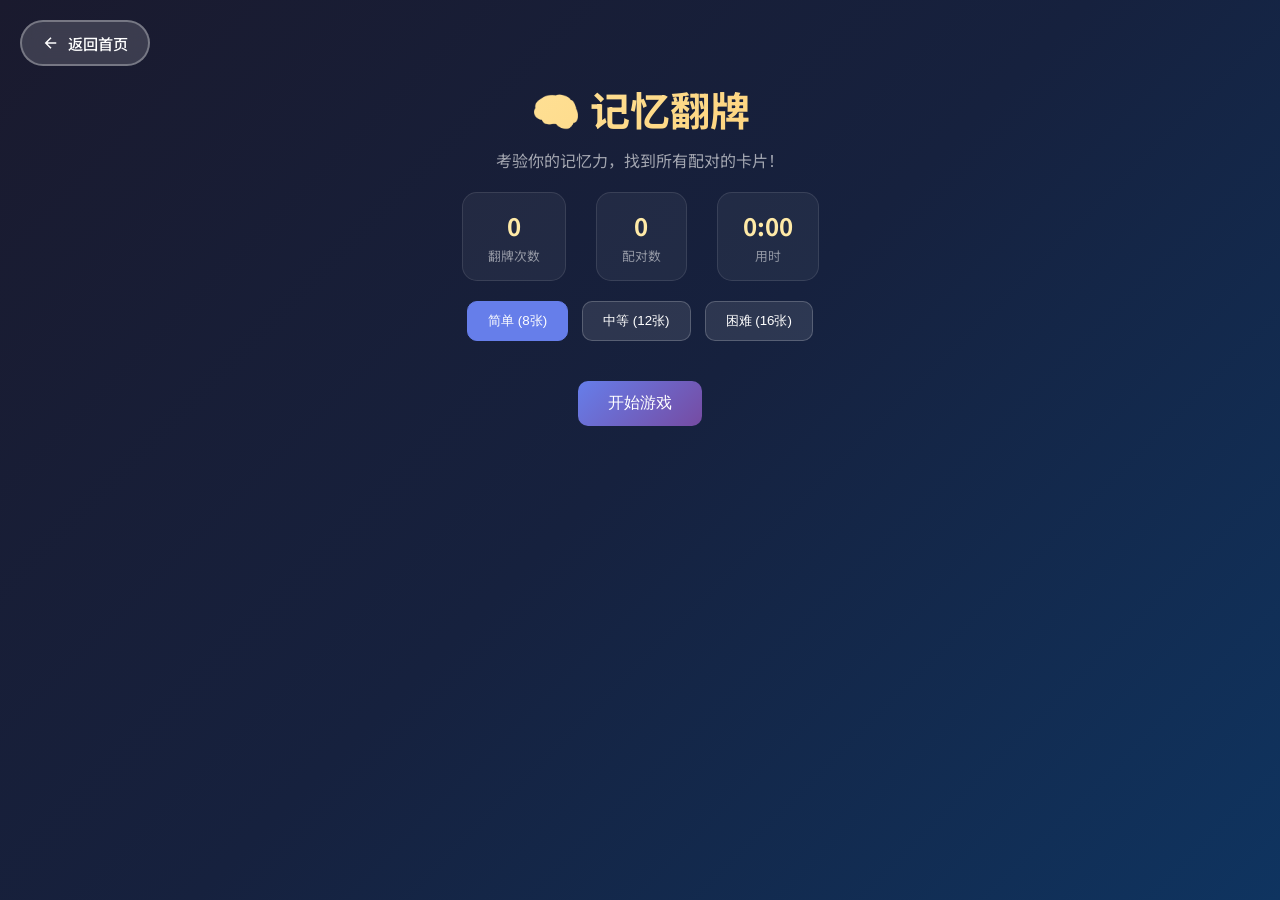
<file: memory-game/index.html>
<!DOCTYPE html>
<html lang="zh-CN">
<head>
  <meta charset="UTF-8">
  <meta name="viewport" content="width=device-width, initial-scale=1.0">
  <title>🧠 记忆翻牌 - 小小刺猬</title>
  <link href="https://fonts.googleapis.com/css2?family=Noto+Sans+SC:wght@400;500;700;900&display=swap" rel="stylesheet">
  <link rel="stylesheet" href="../shared/styles.css">
  <style>
    * { margin: 0; padding: 0; box-sizing: border-box; }
    body {
      font-family: 'Noto Sans SC', -apple-system, BlinkMacSystemFont, sans-serif;
      min-height: 100vh;
      background: linear-gradient(135deg, #1a1a2e 0%, #16213e 50%, #0f3460 100%);
      color: #fff;
      display: flex;
      flex-direction: column;
      align-items: center;
      padding: 20px;
    }
    .back-btn {
      position: fixed;
      top: 20px;
      left: 20px;
      padding: 10px 20px;
      background: rgba(255,255,255,0.1);
      border: 1px solid rgba(255,255,255,0.2);
      border-radius: 10px;
      color: #fff;
      text-decoration: none;
      font-size: 0.9rem;
      transition: all 0.3s;
      z-index: 100;
    }
    .back-btn:hover { background: rgba(255,255,255,0.2); }
    .container {
      max-width: 700px;
      width: 100%;
      text-align: center;
      margin-top: 60px;
    }
    h1 {
      font-size: 2.5rem;
      margin-bottom: 10px;
      background: linear-gradient(135deg, #ffeaa7, #fdcb6e);
      -webkit-background-clip: text;
      -webkit-text-fill-color: transparent;
      background-clip: text;
    }
    .subtitle { color: rgba(255,255,255,0.6); margin-bottom: 20px; }
    
    .stats-bar {
      display: flex;
      justify-content: center;
      gap: 30px;
      margin-bottom: 20px;
    }
    .stat {
      background: rgba(255,255,255,0.05);
      border-radius: 15px;
      padding: 15px 25px;
      border: 1px solid rgba(255,255,255,0.1);
    }
    .stat-value { font-size: 1.5rem; font-weight: 700; color: #ffeaa7; }
    .stat-label { font-size: 0.8rem; color: rgba(255,255,255,0.5); margin-top: 3px; }
    
    .difficulty-select {
      margin-bottom: 20px;
    }
    .difficulty-select button {
      padding: 10px 20px;
      margin: 0 5px;
      border: 1px solid rgba(255,255,255,0.2);
      border-radius: 10px;
      background: rgba(255,255,255,0.1);
      color: #fff;
      cursor: pointer;
      transition: all 0.3s;
    }
    .difficulty-select button:hover,
    .difficulty-select button.active {
      background: #667eea;
      border-color: #667eea;
    }
    
    .game-board {
      display: grid;
      gap: 15px;
      justify-content: center;
      margin-bottom: 20px;
    }
    
    .card {
      width: 80px;
      height: 100px;
      perspective: 1000px;
      cursor: pointer;
    }
    .card-inner {
      width: 100%;
      height: 100%;
      position: relative;
      transform-style: preserve-3d;
      transition: transform 0.5s;
    }
    .card.flipped .card-inner {
      transform: rotateY(180deg);
    }
    .card-front, .card-back {
      position: absolute;
      width: 100%;
      height: 100%;
      backface-visibility: hidden;
      border-radius: 12px;
      display: flex;
      align-items: center;
      justify-content: center;
      font-size: 2.5rem;
    }
    .card-front {
      background: linear-gradient(135deg, #667eea, #764ba2);
      border: 2px solid rgba(255,255,255,0.2);
    }
    .card-back {
      background: linear-gradient(135deg, #ffeaa7, #fdcb6e);
      transform: rotateY(180deg);
    }
    .card.matched .card-back {
      background: linear-gradient(135deg, #4ecdc4, #44a08d);
      box-shadow: 0 0 20px rgba(78, 205, 196, 0.5);
    }
    
    .controls {
      display: flex;
      gap: 15px;
      justify-content: center;
    }
    .btn {
      padding: 12px 30px;
      border: none;
      border-radius: 10px;
      font-size: 1rem;
      cursor: pointer;
      transition: all 0.3s;
    }
    .btn-primary {
      background: linear-gradient(135deg, #667eea, #764ba2);
      color: #fff;
    }
    .btn:hover { transform: translateY(-2px); box-shadow: 0 5px 20px rgba(0,0,0,0.3); }
    
    .victory-overlay {
      display: none;
      position: fixed;
      top: 0;
      left: 0;
      width: 100%;
      height: 100%;
      background: rgba(0,0,0,0.8);
      z-index: 200;
      align-items: center;
      justify-content: center;
    }
    .victory-overlay.show { display: flex; }
    .victory-content {
      background: linear-gradient(135deg, #1a1a2e, #16213e);
      border-radius: 30px;
      padding: 50px;
      text-align: center;
      border: 2px solid #ffeaa7;
      animation: bounceIn 0.5s ease;
    }
    @keyframes bounceIn {
      0% { transform: scale(0); }
      50% { transform: scale(1.1); }
      100% { transform: scale(1); }
    }
    .victory-title {
      font-size: 3rem;
      margin-bottom: 20px;
    }
    .victory-stats {
      font-size: 1.2rem;
      color: rgba(255,255,255,0.8);
      margin-bottom: 30px;
    }
    .confetti {
      position: fixed;
      pointer-events: none;
      z-index: 201;
    }
    .confetti-piece {
      position: absolute;
      width: 10px;
      height: 10px;
      animation: confetti-fall 3s ease-out forwards;
    }
    @keyframes confetti-fall {
      0% { transform: translateY(-100vh) rotate(0deg); opacity: 1; }
      100% { transform: translateY(100vh) rotate(720deg); opacity: 0; }
    }
  </style>
</head>
<body>
  <a href="../index.html" class="hg-back-btn" onclick="HedgehogLib.effects.showSpeedLines(); return true;">
    <svg viewBox="0 0 24 24" fill="none" stroke="currentColor" stroke-width="2">
      <path d="M19 12H5M12 19l-7-7 7-7"/>
    </svg>
    返回首页
  </a>
  
  <div class="container">
    <h1>🧠 记忆翻牌</h1>
    <p class="subtitle">考验你的记忆力，找到所有配对的卡片！</p>

    <div class="stats-bar">
      <div class="stat">
        <div class="stat-value" id="moves">0</div>
        <div class="stat-label">翻牌次数</div>
      </div>
      <div class="stat">
        <div class="stat-value" id="pairs">0</div>
        <div class="stat-label">配对数</div>
      </div>
      <div class="stat">
        <div class="stat-value" id="timer">0:00</div>
        <div class="stat-label">用时</div>
      </div>
    </div>

    <div class="difficulty-select">
      <button class="active" onclick="setDifficulty(8)">简单 (8张)</button>
      <button onclick="setDifficulty(12)">中等 (12张)</button>
      <button onclick="setDifficulty(16)">困难 (16张)</button>
    </div>

    <div class="game-board" id="gameBoard"></div>

    <div class="controls">
      <button class="btn btn-primary" onclick="startGame()">开始游戏</button>
    </div>
  </div>

  <div class="victory-overlay" id="victoryOverlay">
    <div class="victory-content">
      <div class="victory-title">🎉 恭喜通关！</div>
      <div class="victory-stats" id="victoryStats"></div>
      <button class="btn btn-primary" onclick="closeVictory()">再玩一次</button>
    </div>
  </div>

  <script>
    const emojis = ['🎮', '🎯', '🎲', '🎨', '🎭', '🎪', '🎢', '🎡', '🌟', '💎', '🔮', '🎁', '🏆', '⚡', '🔥', '💫'];
    
    let cards = [];
    let flippedCards = [];
    let matchedPairs = 0;
    let moves = 0;
    let totalPairs = 4;
    let timerInterval = null;
    let seconds = 0;
    let gameStarted = false;

    function setDifficulty(count) {
      document.querySelectorAll('.difficulty-select button').forEach(btn => btn.classList.remove('active'));
      event.target.classList.add('active');
      totalPairs = count / 2;
      startGame();
    }

    function shuffle(array) {
      for (let i = array.length - 1; i > 0; i--) {
        const j = Math.floor(Math.random() * (i + 1));
        [array[i], array[j]] = [array[j], array[i]];
      }
      return array;
    }

    function createBoard() {
      const board = document.getElementById('gameBoard');
      const cols = totalPairs <= 8 ? 4 : totalPairs <= 12 ? 4 : 4;
      board.style.gridTemplateColumns = `repeat(${cols}, 80px)`;
      
      const selectedEmojis = emojis.slice(0, totalPairs);
      cards = shuffle([...selectedEmojis, ...selectedEmojis]);
      
      board.innerHTML = cards.map((emoji, i) => `
        <div class="card" data-index="${i}" onclick="flipCard(this)">
          <div class="card-inner">
            <div class="card-front">❓</div>
            <div class="card-back">${emoji}</div>
          </div>
        </div>
      `).join('');
    }

    function flipCard(card) {
      if (!gameStarted || card.classList.contains('flipped') || card.classList.contains('matched') || flippedCards.length >= 2) {
        return;
      }
      
      card.classList.add('flipped');
      flippedCards.push(card);

      if (flippedCards.length === 2) {
        moves++;
        document.getElementById('moves').textContent = moves;
        checkMatch();
      }
    }

    function checkMatch() {
      const [card1, card2] = flippedCards;
      const isMatch = cards[card1.dataset.index] === cards[card2.dataset.index];

      if (isMatch) {
        card1.classList.add('matched');
        card2.classList.add('matched');
        matchedPairs++;
        document.getElementById('pairs').textContent = matchedPairs;
        flippedCards = [];
        
        if (matchedPairs === totalPairs) {
          setTimeout(showVictory, 500);
        }
      } else {
        setTimeout(() => {
          card1.classList.remove('flipped');
          card2.classList.remove('flipped');
          flippedCards = [];
        }, 1000);
      }
    }

    function startGame() {
      matchedPairs = 0;
      moves = 0;
      seconds = 0;
      gameStarted = true;
      flippedCards = [];
      
      document.getElementById('moves').textContent = '0';
      document.getElementById('pairs').textContent = '0';
      document.getElementById('timer').textContent = '0:00';
      
      clearInterval(timerInterval);
      timerInterval = setInterval(() => {
        seconds++;
        const mins = Math.floor(seconds / 60);
        const secs = seconds % 60;
        document.getElementById('timer').textContent = `${mins}:${secs.toString().padStart(2, '0')}`;
      }, 1000);

      createBoard();
    }

    function showVictory() {
      clearInterval(timerInterval);
      document.getElementById('victoryStats').innerHTML = `
        用时: ${document.getElementById('timer').textContent}<br>
        翻牌次数: ${moves} 次
      `;
      document.getElementById('victoryOverlay').classList.add('show');
      createConfetti();
    }

    function closeVictory() {
      document.getElementById('victoryOverlay').classList.remove('show');
      startGame();
    }

    function createConfetti() {
      const container = document.createElement('div');
      container.className = 'confetti';
      document.body.appendChild(container);
      
      const colors = ['#f5576c', '#667eea', '#f093fb', '#4ecdc4', '#ffeaa7'];
      for (let i = 0; i < 50; i++) {
        const piece = document.createElement('div');
        piece.className = 'confetti-piece';
        piece.style.left = Math.random() * 100 + 'vw';
        piece.style.background = colors[Math.floor(Math.random() * colors.length)];
        piece.style.animationDelay = Math.random() * 2 + 's';
        container.appendChild(piece);
      }
      
      setTimeout(() => container.remove(), 5000);
    }
  </script>
</body>
</html>
</file>
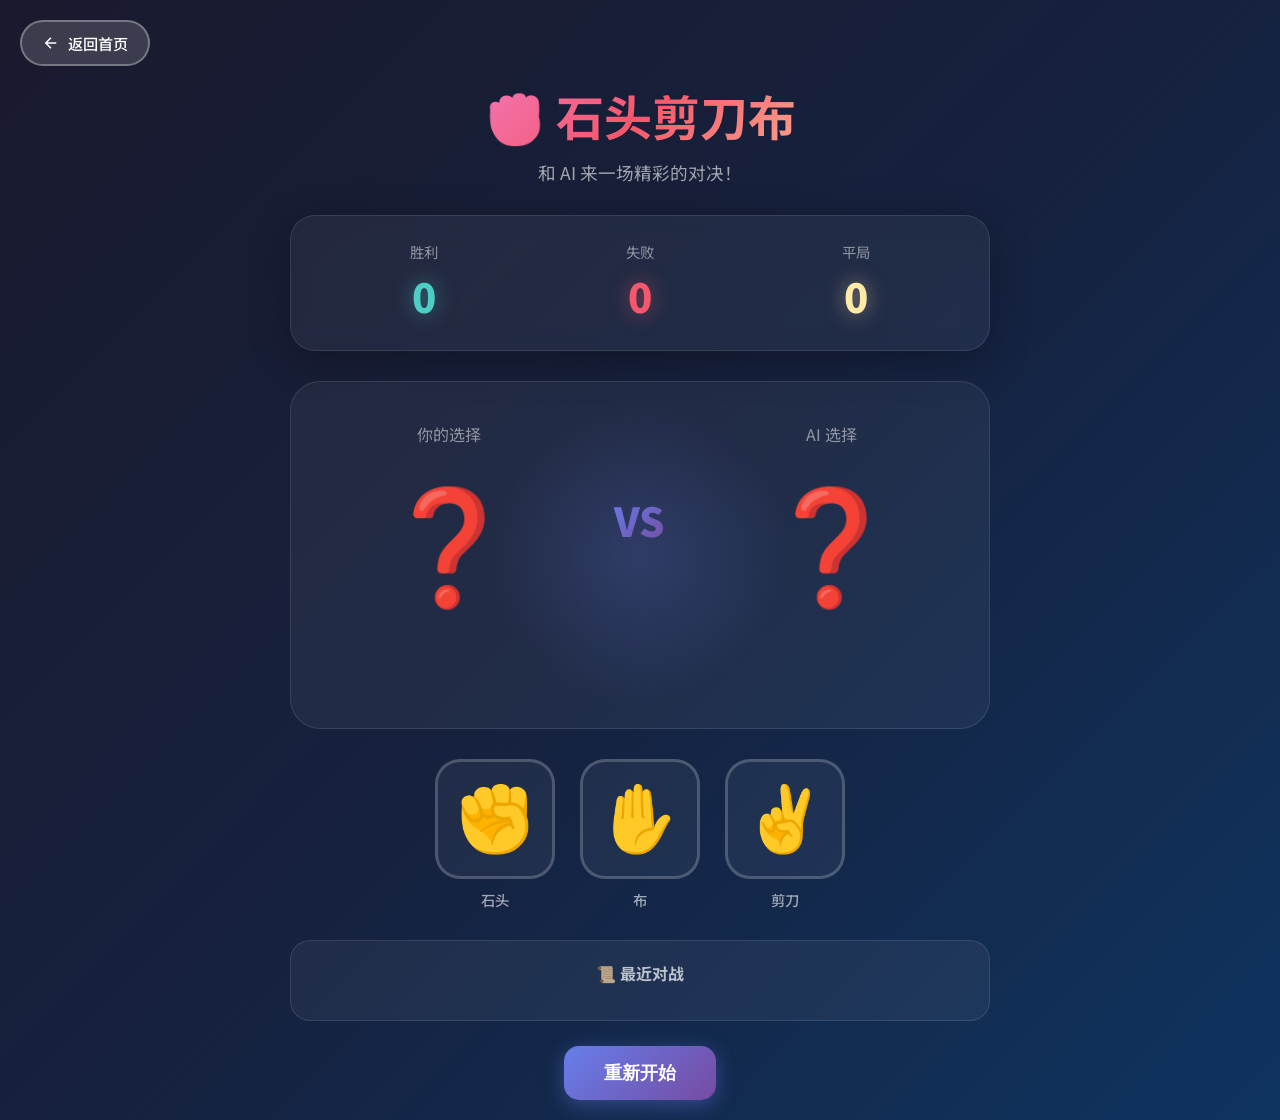
<file: rock-paper-scissors/index.html>
<!DOCTYPE html>
<html lang="zh-CN">
<head>
  <meta charset="UTF-8">
  <meta name="viewport" content="width=device-width, initial-scale=1.0">
  <title>✊ 石头剪刀布 - 小小刺猬</title>
  <link href="https://fonts.googleapis.com/css2?family=Noto+Sans+SC:wght@400;500;700;900&display=swap" rel="stylesheet">
  <link rel="stylesheet" href="../shared/styles.css">
  <style>
    * { margin: 0; padding: 0; box-sizing: border-box; }
    body {
      font-family: 'Noto Sans SC', -apple-system, BlinkMacSystemFont, sans-serif;
      min-height: 100vh;
      background: linear-gradient(135deg, #1a1a2e 0%, #16213e 50%, #0f3460 100%);
      color: #fff;
      display: flex;
      flex-direction: column;
      align-items: center;
      padding: 20px;
      overflow-x: hidden;
    }
    .back-btn {
      position: fixed;
      top: 20px;
      left: 20px;
      padding: 10px 20px;
      background: rgba(255,255,255,0.1);
      border: 1px solid rgba(255,255,255,0.2);
      border-radius: 10px;
      color: #fff;
      text-decoration: none;
      font-size: 0.9rem;
      transition: all 0.3s;
      z-index: 100;
    }
    .back-btn:hover { background: rgba(255,255,255,0.2); }
    .container {
      max-width: 700px;
      width: 100%;
      text-align: center;
      margin-top: 60px;
      position: relative;
      z-index: 1;
    }
    h1 {
      font-size: 3rem;
      margin-bottom: 10px;
      background: linear-gradient(135deg, #f093fb, #f5576c, #ffeaa7);
      -webkit-background-clip: text;
      -webkit-text-fill-color: transparent;
      background-clip: text;
      animation: glow 2s ease-in-out infinite alternate;
    }
    @keyframes glow {
      from { filter: drop-shadow(0 0 10px rgba(240, 147, 251, 0.5)); }
      to { filter: drop-shadow(0 0 20px rgba(245, 87, 108, 0.8)); }
    }
    .subtitle { color: rgba(255,255,255,0.6); margin-bottom: 30px; font-size: 1.1rem; }
    
    /* 连胜火焰特效 */
    .streak-fire {
      position: fixed;
      top: 80px;
      right: 30px;
      font-size: 2rem;
      animation: fire 0.5s ease infinite;
      filter: drop-shadow(0 0 10px #ff6b00);
      opacity: 0;
      transition: opacity 0.3s;
    }
    .streak-fire.show { opacity: 1; }
    @keyframes fire {
      0%, 100% { transform: scale(1) rotate(-5deg); }
      50% { transform: scale(1.2) rotate(5deg); }
    }
    
    .score-board {
      display: flex;
      justify-content: space-around;
      background: rgba(255,255,255,0.05);
      border-radius: 25px;
      padding: 25px;
      margin-bottom: 30px;
      border: 1px solid rgba(255,255,255,0.1);
      backdrop-filter: blur(10px);
      box-shadow: 0 10px 40px rgba(0,0,0,0.3);
    }
    .score-item { text-align: center; position: relative; }
    .score-label { font-size: 0.9rem; color: rgba(255,255,255,0.5); margin-bottom: 5px; }
    .score-value { font-size: 2.5rem; font-weight: 900; transition: all 0.3s; }
    .score-item.win .score-value { color: #4ecdc4; text-shadow: 0 0 20px rgba(78, 205, 196, 0.5); }
    .score-item.lose .score-value { color: #f5576c; text-shadow: 0 0 20px rgba(245, 87, 108, 0.5); }
    .score-item.draw .score-value { color: #ffeaa7; text-shadow: 0 0 20px rgba(255, 234, 167, 0.5); }
    
    /* 计分动画 */
    .score-value.bump {
      animation: scoreBump 0.4s ease;
    }
    @keyframes scoreBump {
      0% { transform: scale(1); }
      50% { transform: scale(1.4); }
      100% { transform: scale(1); }
    }
    
    /* 对战区域 */
    .battle-area {
      background: rgba(255,255,255,0.05);
      border-radius: 30px;
      padding: 40px;
      margin-bottom: 30px;
      border: 1px solid rgba(255,255,255,0.1);
      position: relative;
      overflow: hidden;
    }
    
    /* 背景光效 */
    .battle-area::before {
      content: '';
      position: absolute;
      top: 50%;
      left: 50%;
      width: 300px;
      height: 300px;
      background: radial-gradient(circle, rgba(102,126,234,0.2) 0%, transparent 70%);
      transform: translate(-50%, -50%);
      pointer-events: none;
    }
    
    .battle-hands {
      display: flex;
      justify-content: space-around;
      align-items: center;
      margin-bottom: 30px;
      position: relative;
      z-index: 1;
    }
    .hand-wrapper {
      position: relative;
    }
    .hand-label {
      font-size: 1rem;
      color: rgba(255,255,255,0.5);
      margin-bottom: 10px;
    }
    .hand {
      font-size: 7rem;
      transition: all 0.3s;
      display: inline-block;
    }
    .hand.player { animation: playerEnter 0.5s ease; }
    .hand.ai { animation: aiEnter 0.5s ease 0.15s backwards; }
    
    @keyframes playerEnter {
      0% { transform: translateX(-100px) rotate(-180deg) scale(0); opacity: 0; }
      60% { transform: translateX(10px) rotate(10deg) scale(1.2); }
      100% { transform: translateX(0) rotate(0deg) scale(1); opacity: 1; }
    }
    @keyframes aiEnter {
      0% { transform: translateX(100px) rotate(180deg) scale(0); opacity: 0; }
      60% { transform: translateX(-10px) rotate(-10deg) scale(1.2); }
      100% { transform: translateX(0) rotate(0deg) scale(1); opacity: 1; }
    }
    
    /* 胜负闪烁 */
    .hand.winner {
      animation: winner 0.5s ease infinite;
      filter: drop-shadow(0 0 30px #ffeaa7);
    }
    .hand.loser {
      animation: loser 0.5s ease;
      opacity: 0.5;
    }
    @keyframes winner {
      0%, 100% { transform: scale(1); }
      50% { transform: scale(1.1); }
    }
    @keyframes loser {
      0% { transform: scale(1); }
      25% { transform: translateX(-10px); }
      75% { transform: translateX(10px); }
      100% { transform: scale(1); opacity: 0.5; }
    }
    
    .vs {
      font-size: 2.5rem;
      font-weight: 900;
      background: linear-gradient(135deg, #667eea, #764ba2);
      -webkit-background-clip: text;
      -webkit-text-fill-color: transparent;
      background-clip: text;
      animation: vsPulse 1s ease infinite;
    }
    @keyframes vsPulse {
      0%, 100% { transform: scale(1); }
      50% { transform: scale(1.1); }
    }
    
    /* 倒计时 */
    .countdown {
      position: absolute;
      top: 50%;
      left: 50%;
      transform: translate(-50%, -50%);
      font-size: 8rem;
      font-weight: 900;
      color: #667eea;
      text-shadow: 0 0 50px rgba(102, 126, 234, 0.8);
      opacity: 0;
      z-index: 10;
    }
    .countdown.show {
      animation: countdownPop 0.8s ease forwards;
    }
    @keyframes countdownPop {
      0% { opacity: 0; transform: translate(-50%, -50%) scale(2); }
      30% { opacity: 1; transform: translate(-50%, -50%) scale(1); }
      80% { opacity: 1; transform: translate(-50%, -50%) scale(1.2); }
      100% { opacity: 0; transform: translate(-50%, -50%) scale(0.5); }
    }
    
    .result-message {
      font-size: 2rem;
      font-weight: 700;
      padding: 20px 40px;
      border-radius: 20px;
      opacity: 0;
      transform: scale(0.5);
      transition: all 0.5s cubic-bezier(0.175, 0.885, 0.32, 1.275);
    }
    .result-message.show {
      opacity: 1;
      transform: scale(1);
    }
    .result-message.win { 
      background: linear-gradient(135deg, #4ecdc4, #44a08d); 
      color: #fff;
      box-shadow: 0 10px 40px rgba(78, 205, 196, 0.5);
    }
    .result-message.lose { 
      background: linear-gradient(135deg, #f5576c, #ff6b6b); 
      color: #fff;
      box-shadow: 0 10px 40px rgba(245, 87, 108, 0.5);
    }
    .result-message.draw { 
      background: linear-gradient(135deg, #ffeaa7, #fdcb6e); 
      color: #1a1a2e;
      box-shadow: 0 10px 40px rgba(255, 234, 167, 0.5);
    }
    
    /* 选择按钮 */
    .choices {
      display: flex;
      justify-content: center;
      gap: 25px;
      margin-bottom: 30px;
    }
    .choice-container { text-align: center; }
    .choice-btn {
      width: 120px;
      height: 120px;
      border-radius: 25px;
      background: rgba(255,255,255,0.05);
      border: 3px solid rgba(255,255,255,0.2);
      font-size: 4rem;
      cursor: pointer;
      transition: all 0.3s cubic-bezier(0.175, 0.885, 0.32, 1.275);
      display: flex;
      align-items: center;
      justify-content: center;
      position: relative;
      overflow: hidden;
    }
    .choice-btn::before {
      content: '';
      position: absolute;
      top: 0;
      left: -100%;
      width: 100%;
      height: 100%;
      background: linear-gradient(90deg, transparent, rgba(255,255,255,0.2), transparent);
      transition: left 0.5s;
    }
    .choice-btn:hover::before {
      left: 100%;
    }
    .choice-btn:hover {
      transform: translateY(-10px) scale(1.1);
      background: rgba(255,255,255,0.15);
      border-color: #f093fb;
      box-shadow: 0 20px 40px rgba(240, 147, 251, 0.4);
    }
    .choice-btn:active {
      transform: scale(0.9);
    }
    .choice-btn:disabled {
      opacity: 0.5;
      cursor: not-allowed;
      transform: none;
    }
    .choice-label {
      font-size: 0.9rem;
      color: rgba(255,255,255,0.6);
      margin-top: 10px;
      font-weight: 500;
    }
    
    /* 历史记录 */
    .history {
      margin-top: 30px;
      background: rgba(255,255,255,0.05);
      border-radius: 20px;
      padding: 20px;
      border: 1px solid rgba(255,255,255,0.1);
    }
    .history h3 { font-size: 1rem; color: rgba(255,255,255,0.7); margin-bottom: 15px; }
    .history-list {
      display: flex;
      flex-wrap: wrap;
      gap: 10px;
      justify-content: center;
    }
    .history-item {
      padding: 10px 18px;
      border-radius: 12px;
      font-size: 0.9rem;
      font-weight: 600;
      display: flex;
      align-items: center;
      gap: 8px;
      animation: historyPop 0.3s ease backwards;
    }
    @keyframes historyPop {
      from { transform: scale(0); }
      to { transform: scale(1); }
    }
    .history-item.win { background: linear-gradient(135deg, #4ecdc4, #44a08d); color: #fff; }
    .history-item.lose { background: linear-gradient(135deg, #f5576c, #ff6b6b); color: #fff; }
    .history-item.draw { background: linear-gradient(135deg, #ffeaa7, #fdcb6e); color: #1a1a2e; }
    
    .reset-btn {
      margin-top: 25px;
      padding: 15px 40px;
      background: linear-gradient(135deg, #667eea, #764ba2);
      border: none;
      border-radius: 15px;
      color: #fff;
      font-size: 1.1rem;
      font-weight: 600;
      cursor: pointer;
      transition: all 0.3s;
      box-shadow: 0 5px 20px rgba(102,126,234,0.4);
    }
    .reset-btn:hover { 
      transform: translateY(-3px); 
      box-shadow: 0 10px 30px rgba(102,126,234,0.6);
    }
    
    /* 胜负粒子 */
    .particle-container {
      position: fixed;
      top: 0;
      left: 0;
      width: 100%;
      height: 100%;
      pointer-events: none;
      z-index: 100;
      overflow: hidden;
    }
    .particle {
      position: absolute;
      border-radius: 50%;
      animation: particleFly 1s ease-out forwards;
    }
    @keyframes particleFly {
      0% { transform: translate(0, 0) scale(1); opacity: 1; }
      100% { transform: translate(var(--tx), var(--ty)) scale(0); opacity: 0; }
    }
    
    /* 闪电特效 */
    .lightning {
      position: fixed;
      top: 0;
      left: 0;
      width: 100%;
      height: 100%;
      pointer-events: none;
      z-index: 99;
      opacity: 0;
    }
    .lightning.flash {
      animation: lightningFlash 0.2s ease;
    }
    @keyframes lightningFlash {
      0%, 100% { opacity: 0; background: transparent; }
      50% { opacity: 1; background: rgba(255, 255, 255, 0.3); }
    }
    
    /* 屏幕震动 */
    .shake {
      animation: screenShake 0.5s ease;
    }
    @keyframes screenShake {
      0%, 100% { transform: translateX(0); }
      10%, 30%, 50%, 70%, 90% { transform: translateX(-5px); }
      20%, 40%, 60%, 80% { transform: translateX(5px); }
    }
  </style>
</head>
<body>
  <div class="particle-container" id="particles"></div>
  <div class="lightning" id="lightning"></div>
  <div class="streak-fire" id="streakFire">🔥</div>
  
  <a href="../index.html" class="hg-back-btn" onclick="HedgehogLib.effects.showSpeedLines(); return true;">
    <svg viewBox="0 0 24 24" fill="none" stroke="currentColor" stroke-width="2">
      <path d="M19 12H5M12 19l-7-7 7-7"/>
    </svg>
    返回首页
  </a>
  
  <div class="container" id="container">
    <h1>✊ 石头剪刀布</h1>
    <p class="subtitle">和 AI 来一场精彩的对决！</p>

    <div class="score-board">
      <div class="score-item win">
        <div class="score-label">胜利</div>
        <div class="score-value" id="wins">0</div>
      </div>
      <div class="score-item lose">
        <div class="score-label">失败</div>
        <div class="score-value" id="losses">0</div>
      </div>
      <div class="score-item draw">
        <div class="score-label">平局</div>
        <div class="score-value" id="draws">0</div>
      </div>
    </div>

    <div class="battle-area">
      <div class="countdown" id="countdown"></div>
      <div class="battle-hands">
        <div class="hand-wrapper">
          <div class="hand-label">你的选择</div>
          <div class="hand player" id="playerHand">❓</div>
        </div>
        <div class="vs">VS</div>
        <div class="hand-wrapper">
          <div class="hand-label">AI 选择</div>
          <div class="hand ai" id="aiHand">❓</div>
        </div>
      </div>
      <div class="result-message" id="resultMessage"></div>
    </div>

    <div class="choices">
      <div class="choice-container">
        <button class="choice-btn" id="rockBtn" onclick="play('rock')">✊</button>
        <div class="choice-label">石头</div>
      </div>
      <div class="choice-container">
        <button class="choice-btn" id="paperBtn" onclick="play('paper')">✋</button>
        <div class="choice-label">布</div>
      </div>
      <div class="choice-container">
        <button class="choice-btn" id="scissorsBtn" onclick="play('scissors')">✌️</button>
        <div class="choice-label">剪刀</div>
      </div>
    </div>

    <div class="history">
      <h3>📜 最近对战</h3>
      <div class="history-list" id="historyList"></div>
    </div>

    <button class="reset-btn" onclick="resetGame()">重新开始</button>
  </div>

  <script>
    const choices = ['rock', 'paper', 'scissors'];
    const hands = { rock: '✊', paper: '✋', scissors: '✌️' };
    const results = { win: '胜', lose: '负', draw: '平' };
    
    let state = { wins: 0, losses: 0, draws: 0, history: [], streak: 0, isPlaying: false };

    function setButtonsDisabled(disabled) {
      document.querySelectorAll('.choice-btn').forEach(btn => btn.disabled = disabled);
    }

    function showCountdown(callback) {
      const countdown = document.getElementById('countdown');
      let count = 3;
      
      const countInterval = setInterval(() => {
        countdown.textContent = count;
        countdown.classList.add('show');
        
        setTimeout(() => {
          countdown.classList.remove('show');
        }, 600);
        
        count--;
        
        if (count < 0) {
          clearInterval(countInterval);
          countdown.textContent = '⚔️';
          countdown.classList.add('show');
          setTimeout(() => {
            countdown.classList.remove('show');
            callback();
          }, 500);
        }
      }, 800);
    }

    function createParticles(x, y, color, count = 20) {
      const container = document.getElementById('particles');
      
      for (let i = 0; i < count; i++) {
        const particle = document.createElement('div');
        particle.className = 'particle';
        
        const angle = (Math.PI * 2 / count) * i;
        const distance = 100 + Math.random() * 100;
        const tx = Math.cos(angle) * distance;
        const ty = Math.sin(angle) * distance;
        
        particle.style.cssText = `
          left: ${x}px;
          top: ${y}px;
          width: ${8 + Math.random() * 8}px;
          height: ${8 + Math.random() * 8}px;
          background: ${color};
          box-shadow: 0 0 10px ${color};
          --tx: ${tx}px;
          --ty: ${ty}px;
          animation-delay: ${Math.random() * 0.2}s;
        `;
        
        container.appendChild(particle);
        
        setTimeout(() => particle.remove(), 1200);
      }
    }

    function flashLightning() {
      const lightning = document.getElementById('lightning');
      lightning.classList.add('flash');
      setTimeout(() => lightning.classList.remove('flash'), 200);
    }

    function shakeScreen() {
      document.getElementById('container').classList.add('shake');
      setTimeout(() => document.getElementById('container').classList.remove('shake'), 500);
    }

    function play(playerChoice) {
      if (state.isPlaying) return;
      state.isPlaying = true;
      setButtonsDisabled(true);

      showCountdown(() => {
        // AI 每次都完全随机出拳
        const aiChoice = choices[Math.floor(Math.random() * 3)];
        let result;

        if (playerChoice === aiChoice) {
          result = 'draw';
          state.draws++;
          state.streak = 0;
        } else if (
          (playerChoice === 'rock' && aiChoice === 'scissors') ||
          (playerChoice === 'paper' && aiChoice === 'rock') ||
          (playerChoice === 'scissors' && aiChoice === 'paper')
        ) {
          result = 'win';
          state.wins++;
          state.streak++;
        } else {
          result = 'lose';
          state.losses++;
          state.streak = 0;
        }

        // 更新手型
        const playerHand = document.getElementById('playerHand');
        const aiHand = document.getElementById('aiHand');
        
        playerHand.textContent = hands[playerChoice];
        playerHand.className = 'hand player';
        aiHand.textContent = hands[aiChoice];
        aiHand.className = 'hand ai';

        // 添加胜负特效
        setTimeout(() => {
          if (result === 'win') {
            playerHand.classList.add('winner');
            createParticles(window.innerWidth / 4, window.innerHeight / 2, '#4ecdc4', 30);
          } else if (result === 'lose') {
            aiHand.classList.add('winner');
            playerHand.classList.add('loser');
            flashLightning();
            shakeScreen();
          } else {
            flashLightning();
          }
          
          // 显示结果
          const msg = document.getElementById('resultMessage');
          msg.style.display = 'inline-block';
          msg.className = `result-message ${result} show`;
          
          if (result === 'win') {
            const streakTexts = ['', '', '🔥 连胜 x2!', '🔥🔥 连胜 x3!', '🔥🔥🔥 连胜 x4!', '🔥🔥🔥🔥 超级连胜!'];
            msg.textContent = state.streak >= 3 ? `🎉 你赢了！${streakTexts[Math.min(state.streak, 5)]}` : '🎉 你赢了！';
            document.getElementById('streakFire').classList.add('show');
          } else if (result === 'lose') {
            msg.textContent = '😅 你输了！';
            document.getElementById('streakFire').classList.remove('show');
          } else {
            msg.textContent = '🤝 平局！';
            document.getElementById('streakFire').classList.remove('show');
          }

          // 更新分数动画
          const scoreEl = document.getElementById(result + 's');
          scoreEl.classList.add('bump');
          setTimeout(() => scoreEl.classList.remove('bump'), 400);

          // 更新历史
          state.history.unshift(result);
          if (state.history.length > 10) state.history.pop();
          
          updateUI();
          state.isPlaying = false;
          setButtonsDisabled(false);
        }, 300);
      });
    }

    function updateUI() {
      document.getElementById('wins').textContent = state.wins;
      document.getElementById('losses').textContent = state.losses;
      document.getElementById('draws').textContent = state.draws;

      const historyHTML = state.history.map((r, i) => 
        `<div class="history-item ${r}" style="animation-delay: ${i * 0.05}s">${results[r]}</div>`
      ).join('');
      document.getElementById('historyList').innerHTML = historyHTML;

      // 更新连胜显示
      if (state.streak >= 2) {
        document.getElementById('streakFire').classList.add('show');
      } else {
        document.getElementById('streakFire').classList.remove('show');
      }
    }

    function resetGame() {
      state = { wins: 0, losses: 0, draws: 0, history: [], streak: 0, isPlaying: false };
      document.getElementById('playerHand').textContent = '❓';
      document.getElementById('playerHand').className = 'hand player';
      document.getElementById('aiHand').textContent = '❓';
      document.getElementById('aiHand').className = 'hand ai';
      document.getElementById('resultMessage').style.display = '';
      document.getElementById('resultMessage').className = 'result-message';
      document.getElementById('streakFire').classList.remove('show');
      updateUI();
    }
  </script>
</body>
</html>
</file>
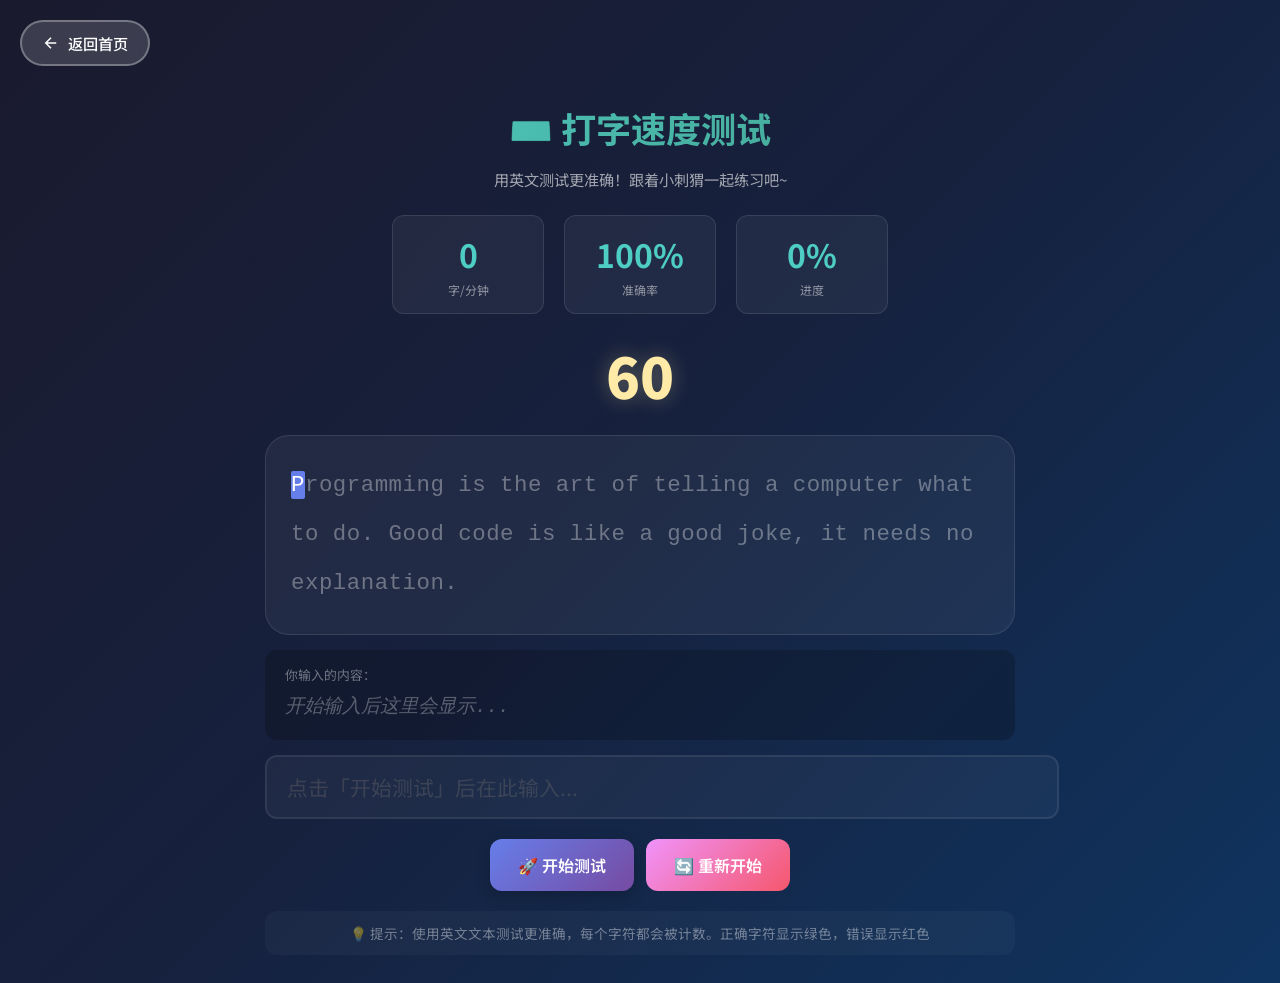
<file: typing-test/index.html>
<!DOCTYPE html>
<html lang="zh-CN">
<head>
  <meta charset="UTF-8">
  <meta name="viewport" content="width=device-width, initial-scale=1.0">
  <title>⌨️ 打字速度测试 - 小小刺猬</title>
  <link href="https://fonts.googleapis.com/css2?family=Noto+Sans+SC:wght@400;500;700;900&display=swap" rel="stylesheet">
  <link rel="stylesheet" href="../shared/styles.css">
  <style>
    body {
      font-family: 'Noto Sans SC', -apple-system, BlinkMacSystemFont, sans-serif;
      min-height: 100vh;
      background: linear-gradient(135deg, #1a1a2e 0%, #16213e 50%, #0f3460 100%);
      color: #fff;
      display: flex;
      flex-direction: column;
      align-items: center;
      padding: 20px;
    }

    .container {
      max-width: 750px;
      width: 100%;
      text-align: center;
      margin-top: 50px;
    }

    h1 {
      font-size: 2.2rem;
      margin-bottom: 8px;
      background: linear-gradient(135deg, #4ecdc4, #44a08d);
      -webkit-background-clip: text;
      -webkit-text-fill-color: transparent;
      background-clip: text;
    }

    .subtitle {
      color: rgba(255,255,255,0.6);
      margin-bottom: 25px;
      font-size: 0.95rem;
    }

    /* 统计栏 */
    .stats-bar {
      display: flex;
      justify-content: center;
      gap: 20px;
      margin-bottom: 20px;
    }

    .stat {
      background: rgba(255,255,255,0.05);
      border-radius: var(--radius-md);
      padding: 15px 25px;
      border: 1px solid rgba(255,255,255,0.1);
      min-width: 100px;
    }

    .stat-value {
      font-size: 2rem;
      font-weight: 700;
      color: #4ecdc4;
    }

    .stat-label {
      font-size: 0.75rem;
      color: rgba(255,255,255,0.5);
      margin-top: 4px;
    }

    /* 计时器 */
    .timer {
      font-size: 3.5rem;
      font-weight: 900;
      color: #ffeaa7;
      margin-bottom: 20px;
      text-shadow: 0 0 20px rgba(255, 234, 167, 0.3);
    }

    .timer.warning {
      color: #f5576c;
      animation: timer-pulse 0.5s ease infinite;
    }

    @keyframes timer-pulse {
      0%, 100% { transform: scale(1); }
      50% { transform: scale(1.05); }
    }

    /* 文本显示区 */
    .text-area {
      background: rgba(255,255,255,0.05);
      border-radius: var(--radius-xl);
      padding: 25px;
      margin-bottom: 15px;
      border: 1px solid rgba(255,255,255,0.1);
    }

    .text-display {
      font-size: 1.4rem;
      line-height: 2.2;
      text-align: left;
      letter-spacing: 0.5px;
      word-break: break-word;
      font-family: 'Courier New', monospace;
    }

    .text-display .char {
      transition: all 0.05s;
      padding: 1px 0;
      border-radius: 2px;
    }

    .text-display .char.correct {
      color: #4ecdc4;
    }

    .text-display .char.wrong {
      color: #f5576c;
      background: rgba(245, 87, 108, 0.2);
      text-decoration: underline;
    }

    .text-display .char.current {
      background: #667eea;
      color: #fff;
      animation: char-blink 0.5s ease infinite;
    }

    @keyframes char-blink {
      0%, 100% { opacity: 1; }
      50% { opacity: 0.7; }
    }

    .text-display .char.upcoming {
      color: rgba(255,255,255,0.35);
    }

    /* 用户输入显示区 */
    .typed-area {
      background: rgba(0,0,0,0.2);
      border-radius: var(--radius-md);
      padding: 15px 20px;
      margin-bottom: 15px;
      min-height: 60px;
      text-align: left;
    }

    .typed-label {
      font-size: 0.8rem;
      color: rgba(255,255,255,0.4);
      margin-bottom: 8px;
    }

    .typed-text {
      font-size: 1.2rem;
      line-height: 1.6;
      color: #4ecdc4;
      font-family: 'Courier New', monospace;
      word-break: break-all;
      min-height: 30px;
    }

    .typed-text .correct {
      color: #4ecdc4;
    }

    .typed-text .wrong {
      color: #f5576c;
      text-decoration: line-through;
    }

    .typed-placeholder {
      color: rgba(255,255,255,0.3);
      font-style: italic;
    }

    /* 输入区 */
    .input-area {
      margin-bottom: 20px;
    }

    #typingInput {
      width: 100%;
      padding: 15px 20px;
      font-size: 1.3rem;
      background: rgba(255,255,255,0.1);
      border: 2px solid rgba(255,255,255,0.2);
      border-radius: var(--radius-md);
      color: #fff;
      outline: none;
      transition: all 0.3s;
      font-family: inherit;
    }

    #typingInput:focus {
      border-color: #4ecdc4;
      box-shadow: 0 0 20px rgba(78, 205, 196, 0.2);
    }

    #typingInput:disabled {
      opacity: 0.4;
      cursor: not-allowed;
    }

    /* 按钮组 */
    .btn-group {
      display: flex;
      gap: 12px;
      justify-content: center;
      flex-wrap: wrap;
    }

    /* 结果面板 */
    .result-panel {
      display: none;
      background: rgba(255,255,255,0.05);
      border-radius: var(--radius-xl);
      padding: 30px;
      margin-top: 20px;
      border: 1px solid rgba(255,255,255,0.1);
    }

    .result-panel.show {
      display: block;
      animation: hg-slide-up 0.5s ease;
    }

    .result-title {
      font-size: 1.5rem;
      color: #4ecdc4;
      margin-bottom: 20px;
    }

    .result-stats {
      display: grid;
      grid-template-columns: repeat(3, 1fr);
      gap: 15px;
    }

    .result-stat {
      background: rgba(255,255,255,0.05);
      border-radius: var(--radius-md);
      padding: 20px;
    }

    .result-stat .value {
      font-size: 2rem;
      font-weight: 700;
    }

    .result-stat .value.wpm { color: #4ecdc4; }
    .result-stat .value.accuracy { color: #ffeaa7; }
    .result-stat .value.chars { color: #667eea; }

    .result-stat .label {
      font-size: 0.8rem;
      color: rgba(255,255,255,0.5);
      margin-top: 5px;
    }

    /* 提示 */
    .tip {
      margin-top: 20px;
      padding: 12px;
      background: rgba(255,255,255,0.03);
      border-radius: var(--radius-md);
      font-size: 0.85rem;
      color: rgba(255,255,255,0.4);
    }

    @media (max-width: 600px) {
      .stats-bar {
        flex-wrap: wrap;
        gap: 10px;
      }
      .stat {
        padding: 12px 18px;
        min-width: 80px;
      }
      .stat-value {
        font-size: 1.5rem;
      }
      .timer {
        font-size: 2.5rem;
      }
      .text-display {
        font-size: 1.2rem;
      }
      .result-stats {
        grid-template-columns: 1fr;
      }
    }
  </style>
</head>
<body>
  <a href="../index.html" class="hg-back-btn" onclick="HedgehogLib.effects.showSpeedLines(); return true;">
    <svg viewBox="0 0 24 24" fill="none" stroke="currentColor" stroke-width="2">
      <path d="M19 12H5M12 19l-7-7 7-7"/>
    </svg>
    返回首页
  </a>

  <div class="container">
    <h1>⌨️ 打字速度测试</h1>
    <p class="subtitle">用英文测试更准确！跟着小刺猬一起练习吧~</p>

    <div class="stats-bar">
      <div class="stat">
        <div class="stat-value" id="wpm">0</div>
        <div class="stat-label">字/分钟</div>
      </div>
      <div class="stat">
        <div class="stat-value" id="accuracy">100%</div>
        <div class="stat-label">准确率</div>
      </div>
      <div class="stat">
        <div class="stat-value" id="progress">0%</div>
        <div class="stat-label">进度</div>
      </div>
    </div>

    <div class="timer" id="timer">60</div>

    <div class="text-area">
      <div class="text-display" id="textDisplay"></div>
    </div>

    <!-- 用户输入显示 -->
    <div class="typed-area">
      <div class="typed-label">你输入的内容：</div>
      <div class="typed-text" id="typedText">
        <span class="typed-placeholder">开始输入后这里会显示...</span>
      </div>
    </div>

    <div class="input-area">
      <input type="text" id="typingInput" placeholder="点击「开始测试」后在此输入..." autocomplete="off" disabled>
    </div>

    <div class="btn-group">
      <button class="hg-btn hg-btn-primary" id="startBtn" onclick="startGame()">🚀 开始测试</button>
      <button class="hg-btn hg-btn-secondary" onclick="resetGame()">🔄 重新开始</button>
    </div>

    <div class="result-panel" id="resultPanel">
      <div class="result-title">🎉 测试完成！</div>
      <div class="result-stats">
        <div class="result-stat">
          <div class="value wpm" id="finalWpm">0</div>
          <div class="label">字/分钟 (WPM)</div>
        </div>
        <div class="result-stat">
          <div class="value accuracy" id="finalAccuracy">0%</div>
          <div class="label">准确率</div>
        </div>
        <div class="result-stat">
          <div class="value chars" id="finalChars">0</div>
          <div class="label">正确字符数</div>
        </div>
      </div>
    </div>

    <div class="tip">
      💡 提示：使用英文文本测试更准确，每个字符都会被计数。正确字符显示绿色，错误显示红色
    </div>
  </div>

  <script src="../shared/lib.js"></script>
  <script>
    // 英文文本库
    const texts = [
      "The quick brown fox jumps over the lazy dog. This pangram contains every letter of the alphabet at least once.",
      "Programming is the art of telling a computer what to do. Good code is like a good joke, it needs no explanation.",
      "Practice makes perfect. The more you type, the better you become. Keep practicing and you will improve every day.",
      "Success is not final, failure is not fatal. It is the courage to continue that counts in the end.",
      "The best way to predict the future is to create it. Every great developer you know got there by solving problems.",
      "Code is like humor. When you have to explain it, it is bad. Keep your code simple and easy to understand.",
      "First, solve the problem. Then, write the code. Planning before coding saves a lot of time and headaches.",
      "Learning never exhausts the mind. The more you learn, the more you realize how much you still do not know."
    ];

    // 游戏状态
    let state = {
      targetText: '',
      currentIndex: 0,
      correctCount: 0,
      totalTyped: 0,
      startTime: null,
      timerInterval: null,
      timeLeft: 60,
      gameActive: false,
      textLength: 0,
      typedHistory: [] // 记录每次输入及其正确性
    };

    // DOM元素
    const typingInput = document.getElementById('typingInput');
    const textDisplay = document.getElementById('textDisplay');
    const typedText = document.getElementById('typedText');
    const timerEl = document.getElementById('timer');
    const wpmEl = document.getElementById('wpm');
    const accuracyEl = document.getElementById('accuracy');
    const progressEl = document.getElementById('progress');
    const startBtn = document.getElementById('startBtn');
    const resultPanel = document.getElementById('resultPanel');

    // 初始化游戏
    function initGame() {
      state.targetText = HedgehogLib.utils.pick(texts);
      state.currentIndex = 0;
      state.correctCount = 0;
      state.totalTyped = 0;
      state.textLength = state.targetText.length;
      state.typedHistory = [];
      renderText();
      renderTypedText();
      updateStats();
    }

    // 渲染目标文本
    function renderText() {
      let html = '';
      for (let i = 0; i < state.targetText.length; i++) {
        let className = 'char';
        if (i < state.currentIndex) {
          className += ' correct';
        } else if (i === state.currentIndex) {
          className += ' current';
        } else {
          className += ' upcoming';
        }
        const char = state.targetText[i] === ' ' ? '&nbsp;' : escapeHtml(state.targetText[i]);
        html += `<span class="${className}">${char}</span>`;
      }
      textDisplay.innerHTML = html;
    }

    // 渲染用户输入的文本
    function renderTypedText() {
      if (state.typedHistory.length === 0) {
        typedText.innerHTML = '<span class="typed-placeholder">开始输入后这里会显示...</span>';
        return;
      }

      typedText.innerHTML = state.typedHistory.map(item => {
        const displayChar = item.char === ' ' ? '&nbsp;' : escapeHtml(item.char);
        const className = item.correct ? 'correct' : 'wrong';
        return `<span class="${className}">${displayChar}</span>`;
      }).join('');
    }

    // HTML转义
    function escapeHtml(char) {
      const div = document.createElement('div');
      div.textContent = char;
      return div.innerHTML;
    }

    // 更新统计
    function updateStats() {
      const progress = state.textLength > 0
        ? Math.round((state.currentIndex / state.textLength) * 100)
        : 0;
      progressEl.textContent = progress + '%';

      if (state.startTime && state.currentIndex > 0) {
        const elapsed = (Date.now() - state.startTime) / 1000 / 60;
        const wpm = Math.round((state.correctCount / 5) / elapsed);
        wpmEl.textContent = Math.min(wpm, 999);
      }

      if (state.totalTyped > 0) {
        const accuracy = Math.round((state.correctCount / state.totalTyped) * 100);
        accuracyEl.textContent = accuracy + '%';
      }
    }

    // 开始游戏
    function startGame() {
      initGame();
      state.gameActive = true;
      state.startTime = Date.now();
      state.timeLeft = 60;

      typingInput.disabled = false;
      typingInput.value = '';
      typingInput.focus();
      startBtn.disabled = true;
      resultPanel.classList.remove('show');
      timerEl.textContent = state.timeLeft;
      timerEl.classList.remove('warning');

      state.timerInterval = setInterval(() => {
        state.timeLeft--;
        timerEl.textContent = state.timeLeft;

        if (state.timeLeft <= 10) {
          timerEl.classList.add('warning');
        }

        updateStats();

        if (state.timeLeft <= 0) {
          endGame();
        }
      }, 1000);
    }

    // 结束游戏
    function endGame() {
      state.gameActive = false;
      clearInterval(state.timerInterval);
      typingInput.disabled = true;
      startBtn.disabled = false;
      timerEl.classList.remove('warning');

      const elapsed = 60 / 60;
      const wpm = Math.round((state.correctCount / 5) / elapsed);
      const accuracy = state.totalTyped > 0
        ? Math.round((state.correctCount / state.totalTyped) * 100)
        : 0;

      document.getElementById('finalWpm').textContent = wpm;
      document.getElementById('finalAccuracy').textContent = accuracy + '%';
      document.getElementById('finalChars').textContent = state.correctCount;

      resultPanel.classList.add('show');

      if (wpm >= 60) {
        HedgehogLib.effects.showConfetti();
      }
    }

    // 重置游戏
    function resetGame() {
      state.gameActive = false;
      clearInterval(state.timerInterval);
      state.currentIndex = 0;
      state.correctCount = 0;
      state.totalTyped = 0;
      state.startTime = null;
      state.timeLeft = 60;
      state.typedHistory = [];

      timerEl.textContent = '60';
      timerEl.classList.remove('warning');
      wpmEl.textContent = '0';
      accuracyEl.textContent = '100%';
      progressEl.textContent = '0%';

      typingInput.disabled = true;
      typingInput.value = '';
      startBtn.disabled = false;
      resultPanel.classList.remove('show');

      initGame();
    }

    // 输入处理
    typingInput.addEventListener('input', (e) => {
      if (!state.gameActive) return;

      const typed = e.target.value;

      if (typed.length === 0) return;

      const lastTyped = typed[typed.length - 1];
      const expected = state.targetText[state.currentIndex];

      // 清空输入框
      typingInput.value = '';

      // 记录输入
      const isCorrect = lastTyped === expected;
      state.typedHistory.push({ char: lastTyped, correct: isCorrect });

      if (isCorrect) {
        state.correctCount++;
        state.currentIndex++;

        if (state.currentIndex >= state.targetText.length) {
          renderText();
          renderTypedText();
          updateStats();
          endGame();
          return;
        }
      } else {
        state.totalTyped++;
        state.currentIndex++;

        if (state.currentIndex >= state.targetText.length) {
          renderText();
          renderTypedText();
          updateStats();
          endGame();
          return;
        }
      }

      state.totalTyped++;

      renderText();
      renderTypedText();
      updateStats();
    });

    // 初始化
    initGame();
  </script>
</body>
</html>
</file>
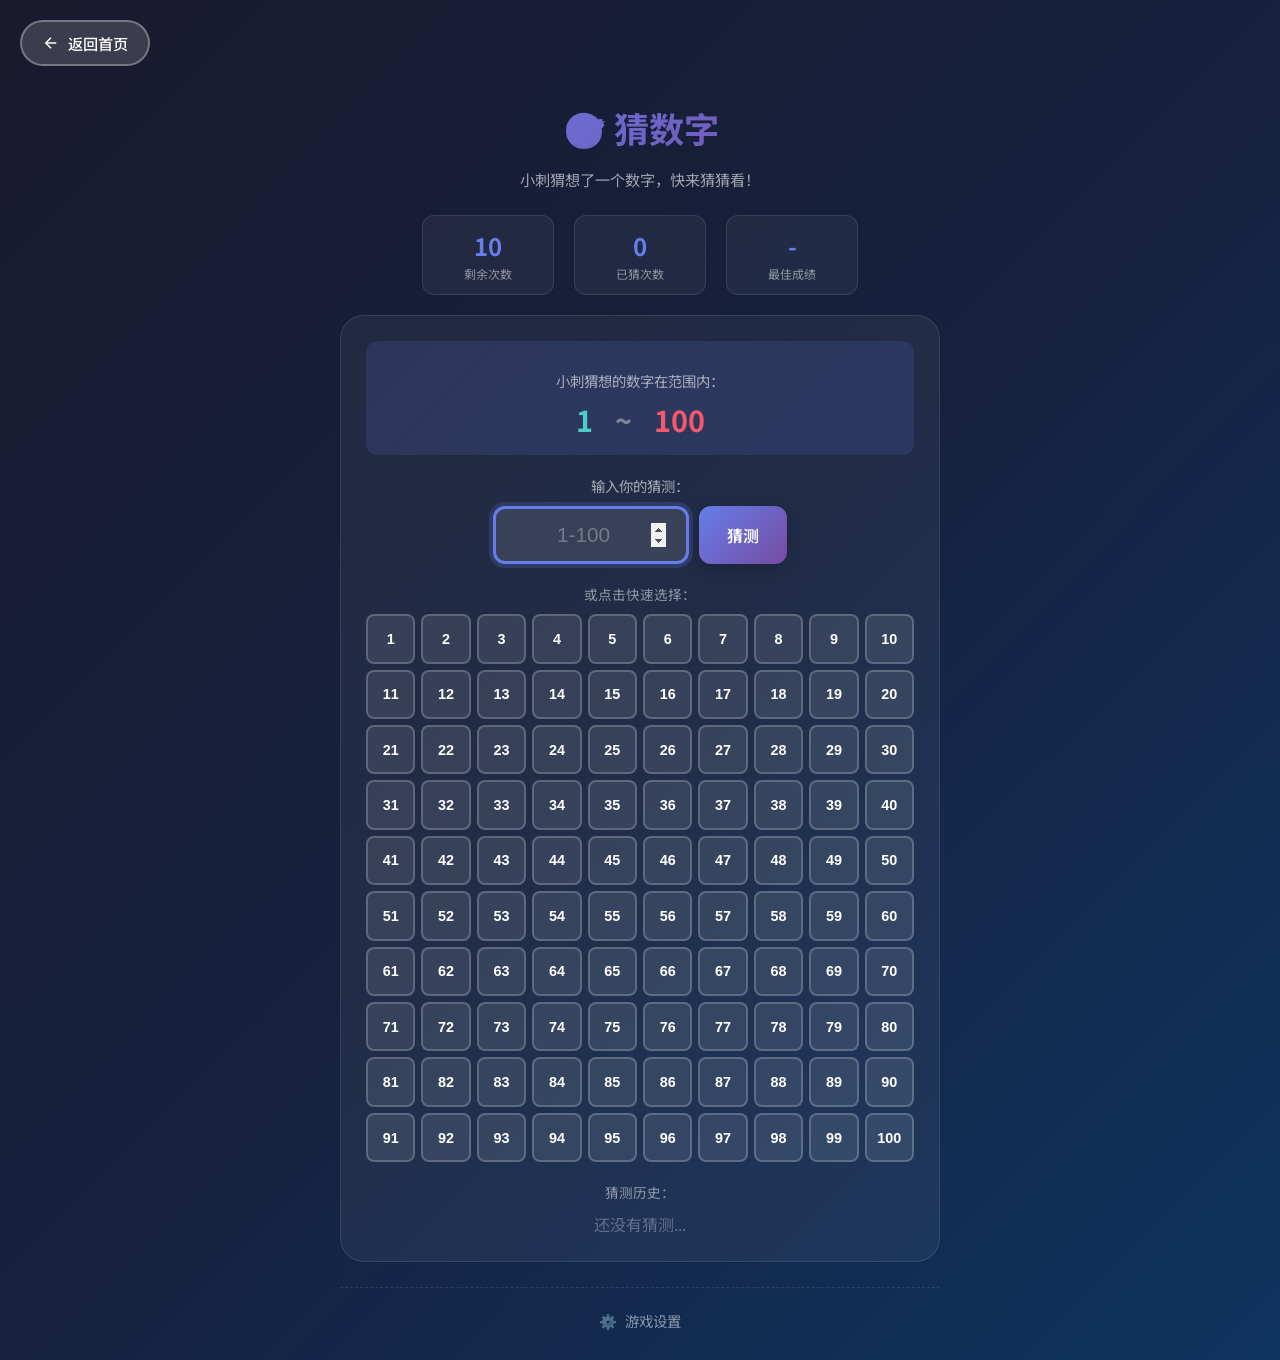
<file: guess-number-game/web-game.html>
<!DOCTYPE html>
<html lang="zh-CN">
<head>
  <meta charset="UTF-8">
  <meta name="viewport" content="width=device-width, initial-scale=1.0">
  <title>🎯 猜数字 - 小小刺猬</title>
  <link href="https://fonts.googleapis.com/css2?family=Noto+Sans+SC:wght@400;500;700;900&display=swap" rel="stylesheet">
  <link rel="stylesheet" href="../shared/styles.css">
  <style>
    body {
      font-family: 'Noto Sans SC', -apple-system, BlinkMacSystemFont, sans-serif;
      min-height: 100vh;
      background: linear-gradient(135deg, #1a1a2e 0%, #16213e 50%, #0f3460 100%);
      color: #fff;
      display: flex;
      flex-direction: column;
      align-items: center;
      padding: 20px;
    }

    .container {
      max-width: 600px;
      width: 100%;
      text-align: center;
      margin-top: 50px;
    }

    h1 {
      font-size: 2.2rem;
      margin-bottom: 8px;
      background: linear-gradient(135deg, #667eea, #764ba2);
      -webkit-background-clip: text;
      -webkit-text-fill-color: transparent;
      background-clip: text;
    }

    .subtitle {
      color: rgba(255,255,255,0.6);
      margin-bottom: 25px;
      font-size: 0.95rem;
    }

    /* 统计栏 */
    .stats-bar {
      display: flex;
      justify-content: center;
      gap: 20px;
      margin-bottom: 20px;
    }

    .stat {
      background: rgba(255,255,255,0.05);
      border-radius: var(--radius-md);
      padding: 12px 20px;
      border: 1px solid rgba(255,255,255,0.1);
      min-width: 90px;
    }

    .stat-value {
      font-size: 1.5rem;
      font-weight: 700;
      color: #667eea;
    }

    .stat-label {
      font-size: 0.75rem;
      color: rgba(255,255,255,0.5);
      margin-top: 2px;
    }

    /* 游戏区域 */
    .game-area {
      background: rgba(255,255,255,0.05);
      border-radius: var(--radius-xl);
      padding: 25px;
      margin-bottom: 20px;
      border: 1px solid rgba(255,255,255,0.1);
    }

    /* 范围显示 */
    .range-display {
      background: rgba(102, 126, 234, 0.15);
      border-radius: var(--radius-md);
      padding: 15px;
      margin-bottom: 20px;
    }

    .range-label {
      font-size: 0.9rem;
      color: rgba(255,255,255,0.6);
      margin-bottom: 8px;
    }

    .range-values {
      font-size: 1.8rem;
      font-weight: 700;
    }

    .range-values .min { color: #4ecdc4; }
    .range-values .max { color: #f5576c; }
    .range-values .arrow {
      color: rgba(255,255,255,0.4);
      margin: 0 15px;
    }

    /* 键盘输入区 */
    .input-section {
      margin-bottom: 20px;
    }

    .input-section label {
      display: block;
      font-size: 0.9rem;
      color: rgba(255,255,255,0.6);
      margin-bottom: 10px;
    }

    .input-group {
      display: flex;
      gap: 10px;
      justify-content: center;
    }

    #guessInput {
      width: 150px;
      padding: 14px 20px;
      font-size: 1.3rem;
      font-weight: 700;
      background: rgba(255,255,255,0.1);
      border: 3px solid rgba(255,255,255,0.2);
      border-radius: var(--radius-md);
      color: #fff;
      text-align: center;
      outline: none;
      transition: all 0.3s;
    }

    #guessInput:focus {
      border-color: #667eea;
      box-shadow: 0 0 0 4px rgba(102, 126, 234, 0.2);
    }

    #guessInput::placeholder {
      color: rgba(255,255,255,0.3);
      font-weight: 400;
    }

    /* 按钮网格 - 作为辅助 */
    .quick-btns {
      margin-bottom: 20px;
    }

    .quick-btns label {
      display: block;
      font-size: 0.85rem;
      color: rgba(255,255,255,0.5);
      margin-bottom: 10px;
    }

    .number-grid {
      display: grid;
      grid-template-columns: repeat(10, 1fr);
      gap: 6px;
    }

    .num-btn {
      aspect-ratio: 1;
      min-width: 35px;
      background: rgba(255,255,255,0.1);
      border: 2px solid rgba(255,255,255,0.2);
      border-radius: var(--radius-sm);
      color: #fff;
      font-size: 0.9rem;
      font-weight: 600;
      cursor: pointer;
      transition: all 0.2s;
    }

    .num-btn:hover:not(.disabled) {
      background: #667eea;
      border-color: #667eea;
      transform: scale(1.05);
      box-shadow: 0 2px 10px rgba(102, 126, 234, 0.4);
    }

    .num-btn:active:not(.disabled) {
      transform: scale(0.95);
    }

    .num-btn.disabled {
      opacity: 0.35;
      cursor: not-allowed;
      background: rgba(0,0,0,0.4);
      border-color: rgba(255,255,255,0.08);
      color: rgba(255,255,255,0.2);
      transform: none;
    }

    .num-btn.disabled:hover {
      transform: none;
      background: rgba(0,0,0,0.4);
    }

    .num-btn.selected {
      background: #4ecdc4;
      border-color: #4ecdc4;
    }

    /* 历史记录 */
    .history-section {
      margin-top: 20px;
    }

    .history-label {
      font-size: 0.85rem;
      color: rgba(255,255,255,0.5);
      margin-bottom: 10px;
    }

    .history-list {
      display: flex;
      flex-wrap: wrap;
      gap: 8px;
      justify-content: center;
    }

    .history-item {
      padding: 6px 14px;
      border-radius: var(--radius-full);
      font-size: 0.9rem;
      font-weight: 600;
      display: flex;
      align-items: center;
      gap: 5px;
    }

    .history-item.high {
      background: rgba(245, 87, 108, 0.2);
      color: #f5576c;
      border: 1px solid rgba(245, 87, 108, 0.3);
    }

    .history-item.low {
      background: rgba(78, 205, 196, 0.2);
      color: #4ecdc4;
      border: 1px solid rgba(78, 205, 196, 0.3);
    }

    /* 结果消息 */
    .result-message {
      padding: 20px;
      border-radius: var(--radius-md);
      margin-top: 20px;
      font-size: 1.1rem;
      font-weight: 600;
      display: none;
    }

    .result-message.show {
      display: block;
      animation: hg-slide-up 0.3s ease;
    }

    /* 提示 */
    .hint-text {
      margin-top: 10px;
      padding: 10px 15px;
      background: rgba(255,255,255,0.05);
      border-radius: var(--radius-sm);
      font-size: 0.9rem;
      color: rgba(255,255,255,0.7);
    }

    /* 设置面板 */
    .settings-section {
      margin-top: 25px;
      padding-top: 20px;
      border-top: 1px dashed rgba(255,255,255,0.1);
    }

    .settings-toggle {
      color: rgba(255,255,255,0.5);
      cursor: pointer;
      font-size: 0.9rem;
      transition: color 0.3s;
      display: inline-flex;
      align-items: center;
      gap: 8px;
    }

    .settings-toggle:hover {
      color: #667eea;
    }

    .settings-panel {
      margin-top: 15px;
      padding: 15px;
      background: rgba(255,255,255,0.03);
      border-radius: var(--radius-md);
      display: none;
    }

    .settings-panel.show {
      display: block;
    }

    .settings-row {
      display: flex;
      align-items: center;
      gap: 10px;
      margin-bottom: 10px;
    }

    .settings-row label {
      min-width: 70px;
      color: rgba(255,255,255,0.7);
      font-size: 0.9rem;
    }

    .settings-row input {
      width: 80px;
      padding: 8px 12px;
      background: rgba(255,255,255,0.1);
      border: 1px solid rgba(255,255,255,0.2);
      border-radius: var(--radius-sm);
      color: #fff;
      text-align: center;
      font-size: 0.95rem;
    }

    @media (max-width: 500px) {
      .number-grid {
        grid-template-columns: repeat(8, 1fr);
      }
      .num-btn {
        min-width: 30px;
        font-size: 0.8rem;
      }
      .stats-bar { gap: 10px; }
      .stat { padding: 10px 12px; min-width: 75px; }
      #guessInput { width: 120px; font-size: 1.1rem; }
    }
  </style>
</head>
<body>
  <a href="../index.html" class="hg-back-btn" onclick="HedgehogLib.effects.showSpeedLines(); return true;">
    <svg viewBox="0 0 24 24" fill="none" stroke="currentColor" stroke-width="2">
      <path d="M19 12H5M12 19l-7-7 7-7"/>
    </svg>
    返回首页
  </a>

  <div class="container">
    <h1>🎯 猜数字</h1>
    <p class="subtitle">小刺猬想了一个数字，快来猜猜看！</p>

    <div class="stats-bar">
      <div class="stat">
        <div class="stat-value" id="remaining">10</div>
        <div class="stat-label">剩余次数</div>
      </div>
      <div class="stat">
        <div class="stat-value" id="guessed">0</div>
        <div class="stat-label">已猜次数</div>
      </div>
      <div class="stat">
        <div class="stat-value" id="best">-</div>
        <div class="stat-label">最佳成绩</div>
      </div>
    </div>

    <div class="game-area">
      <div class="range-display">
        <p class="range-label">小刺猬想的数字在范围内：</p>
        <div class="range-values">
          <span class="min" id="minRange">1</span>
          <span class="arrow">~</span>
          <span class="max" id="maxRange">100</span>
        </div>
      </div>

      <!-- 键盘输入区 -->
      <div class="input-section">
        <label>输入你的猜测：</label>
        <div class="input-group">
          <input type="number" id="guessInput" placeholder="1-100" min="1" max="100" autofocus>
          <button class="hg-btn hg-btn-primary" onclick="submitGuess()">猜测</button>
        </div>
      </div>

      <!-- 快速选择按钮 -->
      <div class="quick-btns">
        <label>或点击快速选择：</label>
        <div class="number-grid" id="numberGrid"></div>
      </div>

      <div class="history-section">
        <p class="history-label">猜测历史：</p>
        <div class="history-list" id="historyList">
          <span style="color: rgba(255,255,255,0.3);">还没有猜测...</span>
        </div>
      </div>

      <div class="result-message" id="resultMessage"></div>
      <div class="hint-text" id="hintText"></div>
    </div>

    <!-- 设置 -->
    <div class="settings-section">
      <div class="settings-toggle" onclick="toggleSettings()">
        <span>⚙️</span>
        <span>游戏设置</span>
      </div>
      <div class="settings-panel" id="settingsPanel">
        <div class="settings-row">
          <label>最小值：</label>
          <input type="number" id="settingMin" value="1" min="1">
        </div>
        <div class="settings-row">
          <label>最大值：</label>
          <input type="number" id="settingMax" value="100" min="2">
        </div>
        <div class="settings-row">
          <label>尝试次数：</label>
          <input type="number" id="settingAttempts" value="10" min="3" max="20">
        </div>
        <button class="hg-btn hg-btn-primary hg-w-full" onclick="applySettings()" style="margin-top: 10px;">
          应用设置
        </button>
      </div>
    </div>
  </div>

  <script src="../shared/lib.js"></script>
  <script>
    // 游戏配置
    let config = {
      min: 1,
      max: 100,
      maxAttempts: 10
    };

    // 游戏状态
    let state = {
      target: 0,
      attemptsLeft: 10,
      guessedCount: 0,
      history: [],
      bestScore: HedgehogLib.storage.get('guessBest'),
      gameOver: false
    };

    // 提示语
    const hints = {
      high: ['太大了！往小一点~', '高了高了，降温一下！', '猜太大了，再小一点！'],
      low: ['太小了！往大一点~', '低了低了，升温一下！', '猜太小了，再大一点！'],
      veryClose: ['哇！太接近了！！', '就差一点点！', '近在咫尺啊！']
    };

    // 初始化
    function initGame() {
      state.target = HedgehogLib.utils.random(config.min, config.max);
      state.attemptsLeft = config.maxAttempts;
      state.guessedCount = 0;
      state.history = [];
      state.gameOver = false;

      renderNumberGrid();
      updateUI();
      updateBestDisplay();
      clearResult();

      document.getElementById('guessInput').min = config.min;
      document.getElementById('guessInput').max = config.max;
      document.getElementById('guessInput').placeholder = `${config.min}-${config.max}`;
      document.getElementById('guessInput').value = '';
      document.getElementById('guessInput').focus();
    }

    // 计算当前有效范围（根据猜测历史）
    function getCurrentRange() {
      let currentMin = config.min;
      let currentMax = config.max;
      for (const item of state.history) {
        if (item.type === 'high') {
          currentMax = Math.min(currentMax, item.number - 1);
        }
        if (item.type === 'low') {
          currentMin = Math.max(currentMin, item.number + 1);
        }
      }
      return { min: currentMin, max: currentMax };
    }

    // 渲染数字网格
    function renderNumberGrid() {
      const grid = document.getElementById('numberGrid');
      const range = getCurrentRange();
      const numbers = [];

      for (let i = config.min; i <= config.max; i++) {
        numbers.push(i);
      }

      grid.innerHTML = numbers.map(num => {
        const isDisabled = isNumberDisabled(num, range);
        return `<button class="num-btn ${isDisabled ? 'disabled' : ''}"
                        onclick="makeGuess(${num})"
                        ${isDisabled ? 'disabled' : ''}>${num}</button>`;
      }).join('');
    }

    // 检查数字是否禁用（超出范围或已猜过）
    function isNumberDisabled(num, range) {
      if (state.gameOver) return true;

      // 使用传入的 range 或重新计算
      const r = range || getCurrentRange();

      // 已猜过的数字
      if (state.history.some(item => item.number === num)) return true;

      // 不在有效范围内的数字（范围外的全部变灰）
      if (num < r.min || num > r.max) return true;

      return false;
    }

    // 执行猜测
    function makeGuess(num) {
      if (state.gameOver) return;
      if (isNumberDisabled(num)) return;

      state.guessedCount++;
      state.attemptsLeft = config.maxAttempts - state.guessedCount;

      let hint = '';
      let type = '';

      if (num > state.target) {
        type = 'high';
        hint = HedgehogLib.utils.pick(hints.high);
      } else if (num < state.target) {
        type = 'low';
        hint = HedgehogLib.utils.pick(hints.low);
      }

      const diff = Math.abs(num - state.target);
      if (diff <= 3 && num !== state.target) {
        hint = HedgehogLib.utils.pick(hints.veryClose) + ' ' + hint;
      }

      state.history.push({ number: num, type: type, diff: diff });

      if (num === state.target) {
        victory();
        return;
      }

      if (state.attemptsLeft <= 0) {
        defeat();
        return;
      }

      renderNumberGrid();
      updateUI();
      updateHistoryDisplay();
      showHint(hint);
    }

    // 键盘提交
    function submitGuess() {
      const input = document.getElementById('guessInput');
      const num = parseInt(input.value);

      if (isNaN(num) || num < config.min || num > config.max) {
        alert(`请输入 ${config.min} 到 ${config.max} 之间的数字！`);
        return;
      }

      const range = getCurrentRange();
      if (num < range.min || num > range.max) {
        alert(`当前有效范围是 ${range.min} ~ ${range.max}，请在此范围内猜测！`);
        return;
      }

      makeGuess(num);
      input.value = '';
      input.focus();
    }

    // 键盘事件
    document.getElementById('guessInput').addEventListener('keypress', (e) => {
      if (e.key === 'Enter') {
        submitGuess();
      }
    });

    // 胜利
    function victory() {
      state.gameOver = true;

      const isNewBest = state.bestScore === null || state.guessedCount < state.bestScore;
      if (isNewBest) {
        state.bestScore = state.guessedCount;
        HedgehogLib.storage.set('guessBest', state.bestScore);
        updateBestDisplay();
      }

      showResult(`🎉 恭喜你！只用了 ${state.guessedCount} 次就找到了！${isNewBest ? '🏆 新纪录！' : ''}`, 'success');
      HedgehogLib.effects.showConfetti();
      renderNumberGrid();

      setTimeout(() => {
        if (confirm(`太棒了！你用了 ${state.guessedCount} 次就猜到了！\n\n要再来一局吗？`)) {
          initGame();
        }
      }, 500);
    }

    // 失败
    function defeat() {
      state.gameOver = true;
      showResult(`😢 游戏结束！正确答案是 <strong>${state.target}</strong>`, 'error');
      renderNumberGrid();

      setTimeout(() => {
        if (confirm(`遗憾！正确答案是 ${state.target}\n\n要再来一局吗？`)) {
          initGame();
        }
      }, 500);
    }

    // 更新UI
    function updateUI() {
      document.getElementById('remaining').textContent = state.attemptsLeft;
      document.getElementById('guessed').textContent = state.guessedCount;

      const { min: currentMin, max: currentMax } = getCurrentRange();

      document.getElementById('minRange').textContent = currentMin;
      document.getElementById('maxRange').textContent = currentMax;

      // 输入框 placeholder 显示当前有效范围
      document.getElementById('guessInput').placeholder = `${currentMin}-${currentMax}`;
    }

    // 更新历史
    function updateHistoryDisplay() {
      const list = document.getElementById('historyList');
      if (state.history.length === 0) {
        list.innerHTML = '<span style="color: rgba(255,255,255,0.3);">还没有猜测...</span>';
        return;
      }
      list.innerHTML = state.history.map(item => {
        const icon = item.type === 'high' ? '⬆️' : '⬇️';
        return `<span class="history-item ${item.type}">${item.number} ${icon}</span>`;
      }).join('');
    }

    // 更新最佳
    function updateBestDisplay() {
      document.getElementById('best').textContent = state.bestScore !== null ? state.bestScore : '-';
    }

    // 显示提示
    function showHint(text) {
      const el = document.getElementById('hintText');
      el.textContent = '🦔 ' + text;
      el.style.display = 'block';
    }

    // 显示结果
    function showResult(text, type) {
      const el = document.getElementById('resultMessage');
      el.innerHTML = text;
      el.className = `result-message show hg-message-${type}`;
      document.getElementById('hintText').style.display = 'none';
    }

    // 清除结果
    function clearResult() {
      document.getElementById('resultMessage').className = 'result-message';
      document.getElementById('hintText').style.display = 'none';
      updateHistoryDisplay();
    }

    // 切换设置
    function toggleSettings() {
      document.getElementById('settingsPanel').classList.toggle('show');
    }

    // 应用设置
    function applySettings() {
      const newMin = parseInt(document.getElementById('settingMin').value) || 1;
      const newMax = parseInt(document.getElementById('settingMax').value) || 100;
      const newAttempts = parseInt(document.getElementById('settingAttempts').value) || 10;

      if (newMin >= newMax) {
        alert('最小值必须小于最大值！');
        return;
      }
      if (newAttempts < 3 || newAttempts > 20) {
        alert('尝试次数必须在 3-20 之间！');
        return;
      }

      config.min = newMin;
      config.max = newMax;
      config.maxAttempts = newAttempts;

      document.getElementById('settingsPanel').classList.remove('show');
      initGame();
    }

    // 启动
    initGame();
  </script>
</body>
</html>
</file>
<file: shared/styles.css>
/**
 * 小小刺猬 - 共享样式库
 * 包含通用的动画、特效、UI组件样式
 */

/* ========== CSS 变量 ========== */
:root {
  --primary: #667eea;
  --secondary: #764ba2;
  --accent: #f093fb;
  --success: #4ecdc4;
  --warning: #fdcb6e;
  --danger: #f5576c;
  --dark: #1a1a2e;
  --light: #ffffff;
  --gray-100: #f5f7fa;
  --gray-200: #e4e8eb;
  --gray-300: #d1d5db;
  --gray-500: #888;
  --gray-700: #555;
  
  /* 刺猬主题色 */
  --hedgehog-brown: #D2691E;
  --hedgehog-dark: #8B4513;
  --hedgehog-face: #DEB887;
  --hedgehog-blush: #FFB6C1;
  --hedgehog-pink: #FF69B4;
  
  /* 阴影 */
  --shadow-sm: 0 2px 8px rgba(0, 0, 0, 0.1);
  --shadow-md: 0 4px 15px rgba(0, 0, 0, 0.2);
  --shadow-lg: 0 10px 30px rgba(0, 0, 0, 0.3);
  --shadow-glow: 0 0 20px rgba(102, 126, 234, 0.4);
  
  /* 圆角 */
  --radius-sm: 8px;
  --radius-md: 12px;
  --radius-lg: 16px;
  --radius-xl: 24px;
  --radius-full: 9999px;
  
  /* 过渡 */
  --transition-fast: 0.15s ease;
  --transition-normal: 0.3s ease;
  --transition-slow: 0.5s ease;
}

/* ========== 基础重置 ========== */
.hg-reset {
  margin: 0;
  padding: 0;
  box-sizing: border-box;
}

.hg-font {
  font-family: 'Noto Sans SC', -apple-system, BlinkMacSystemFont, sans-serif;
}

/* ========== 动画关键帧 ========== */
@keyframes hg-fade-in {
  from { opacity: 0; }
  to { opacity: 1; }
}

@keyframes hg-slide-up {
  from { opacity: 0; transform: translateY(20px); }
  to { opacity: 1; transform: translateY(0); }
}

@keyframes hg-slide-down {
  from { opacity: 0; transform: translateY(-20px); }
  to { opacity: 1; transform: translateY(0); }
}

@keyframes hg-bounce {
  0%, 100% { transform: scale(1); }
  50% { transform: scale(1.1); }
}

@keyframes hg-pulse {
  0%, 100% { transform: scale(1); opacity: 1; }
  50% { transform: scale(1.05); opacity: 0.8; }
}

@keyframes hg-shake {
  0%, 100% { transform: translateX(0); }
  25% { transform: translateX(-5px); }
  75% { transform: translateX(5px); }
}

@keyframes hg-float {
  0%, 100% { transform: translateY(0); }
  50% { transform: translateY(-10px); }
}

@keyframes hg-spin {
  from { transform: rotate(0deg); }
  to { transform: rotate(360deg); }
}

@keyframes hg-progress {
  0% { width: 0%; }
  100% { width: var(--progress, 100%); }
}

/* ========== 通用组件样式 ========== */

/* 卡片 */
.hg-card {
  background: rgba(255, 255, 255, 0.95);
  border-radius: var(--radius-xl);
  padding: 30px;
  box-shadow: var(--shadow-lg);
  position: relative;
  overflow: hidden;
}

.hg-card::before {
  content: '';
  position: absolute;
  top: 0;
  left: 0;
  right: 0;
  height: 4px;
  background: linear-gradient(90deg, var(--primary), var(--secondary), var(--accent));
}

/* 渐变边框 */
.hg-gradient-border {
  position: relative;
  background: var(--light);
  border-radius: var(--radius-lg);
}

.hg-gradient-border::before {
  content: '';
  position: absolute;
  inset: -2px;
  background: linear-gradient(135deg, var(--primary), var(--accent));
  border-radius: inherit;
  z-index: -1;
}

/* ========== 按钮 ========== */
.hg-btn {
  padding: 14px 28px;
  font-size: 1rem;
  font-weight: 600;
  border: none;
  border-radius: var(--radius-md);
  cursor: pointer;
  transition: all var(--transition-normal);
  display: inline-flex;
  align-items: center;
  justify-content: center;
  gap: 8px;
  font-family: inherit;
}

.hg-btn-primary {
  background: linear-gradient(135deg, var(--primary), var(--secondary));
  color: white;
  box-shadow: var(--shadow-md);
}

.hg-btn-primary:hover {
  transform: translateY(-2px);
  box-shadow: var(--shadow-lg), var(--shadow-glow);
}

.hg-btn-secondary {
  background: linear-gradient(135deg, var(--accent), var(--danger));
  color: white;
}

.hg-btn-secondary:hover {
  transform: translateY(-2px);
  box-shadow: var(--shadow-lg);
}

.hg-btn-success {
  background: linear-gradient(135deg, var(--success), #44a08d);
  color: white;
}

.hg-btn-success:hover {
  transform: translateY(-2px);
  box-shadow: var(--shadow-lg);
}

.hg-btn:disabled {
  opacity: 0.6;
  cursor: not-allowed;
  transform: none !important;
}

/* 数字按钮 (用于猜数字游戏) */
.hg-num-btn {
  width: 50px;
  height: 50px;
  border: 2px solid var(--gray-300);
  background: var(--gray-100);
  border-radius: var(--radius-md);
  font-size: 1.2rem;
  font-weight: 700;
  color: var(--dark);
  cursor: pointer;
  transition: all var(--transition-fast);
}

.hg-num-btn:hover {
  background: var(--primary);
  color: white;
  border-color: var(--primary);
  transform: scale(1.05);
}

.hg-num-btn:active {
  transform: scale(0.95);
}

.hg-num-btn.selected {
  background: var(--primary);
  color: white;
  border-color: var(--primary);
}

.hg-num-btn.disabled {
  opacity: 0.4;
  cursor: not-allowed;
}

/* ========== 输入框 ========== */
.hg-input {
  width: 100%;
  padding: 16px 20px;
  font-size: 1.1rem;
  border: 3px solid var(--gray-300);
  border-radius: var(--radius-md);
  outline: none;
  transition: all var(--transition-normal);
  font-family: inherit;
  background: var(--light);
}

.hg-input:focus {
  border-color: var(--primary);
  box-shadow: 0 0 0 4px rgba(102, 126, 234, 0.2);
}

.hg-input:disabled {
  background: var(--gray-100);
  cursor: not-allowed;
}

/* ========== 信息显示 ========== */
.hg-info-box {
  background: var(--gray-100);
  border-radius: var(--radius-md);
  padding: 20px;
  text-align: center;
}

.hg-info-label {
  font-size: 0.85rem;
  color: var(--gray-500);
  margin-bottom: 4px;
}

.hg-info-value {
  font-size: 2rem;
  font-weight: 900;
  background: linear-gradient(135deg, var(--primary), var(--accent));
  -webkit-background-clip: text;
  -webkit-text-fill-color: transparent;
  background-clip: text;
}

/* 提示框 */
.hg-message {
  padding: 16px 20px;
  border-radius: var(--radius-md);
  margin: 15px 0;
  animation: hg-slide-up 0.3s ease;
}

.hg-message-success {
  background: rgba(78, 205, 196, 0.15);
  border: 2px solid var(--success);
  color: #16a085;
}

.hg-message-error {
  background: rgba(245, 87, 108, 0.15);
  border: 2px solid var(--danger);
  color: #e74c3c;
}

.hg-message-warning {
  background: rgba(253, 203, 110, 0.15);
  border: 2px solid var(--warning);
  color: #d68910;
}

.hg-message-info {
  background: rgba(102, 126, 234, 0.15);
  border: 2px solid var(--primary);
  color: var(--primary);
}

/* ========== 进度条 ========== */
.hg-progress {
  height: 12px;
  background: var(--gray-200);
  border-radius: var(--radius-full);
  overflow: hidden;
}

.hg-progress-bar {
  height: 100%;
  background: linear-gradient(90deg, var(--success), #44a08d);
  border-radius: var(--radius-full);
  transition: width 0.4s ease;
}

/* ========== 标签 ========== */
.hg-tag {
  display: inline-block;
  padding: 5px 12px;
  background: rgba(102, 126, 234, 0.15);
  color: var(--primary);
  border-radius: var(--radius-full);
  font-size: 0.85rem;
  font-weight: 500;
}

.hg-tag-success {
  background: rgba(78, 205, 196, 0.15);
  color: #16a085;
}

.hg-tag-warning {
  background: rgba(253, 203, 110, 0.15);
  color: #d68910;
}

.hg-tag-danger {
  background: rgba(245, 87, 108, 0.15);
  color: #e74c3c;
}

/* ========== 模态框 ========== */
.hg-modal-overlay {
  position: fixed;
  inset: 0;
  background: rgba(0, 0, 0, 0.6);
  display: flex;
  align-items: center;
  justify-content: center;
  z-index: 1000;
  animation: hg-fade-in 0.2s ease;
}

.hg-modal {
  background: var(--light);
  border-radius: var(--radius-xl);
  padding: 30px;
  max-width: 400px;
  width: 90%;
  text-align: center;
  animation: hg-bounce 0.3s ease;
}

.hg-modal-icon {
  font-size: 4rem;
  margin-bottom: 15px;
}

.hg-modal-title {
  font-size: 1.5rem;
  font-weight: 700;
  color: var(--dark);
  margin-bottom: 10px;
}

.hg-modal-text {
  color: var(--gray-500);
  margin-bottom: 20px;
}

/* ========== 粒子效果 ========== */
.hg-particles {
  position: fixed;
  inset: 0;
  pointer-events: none;
  overflow: hidden;
  z-index: 0;
}

.hg-particle {
  position: absolute;
  width: 4px;
  height: 4px;
  background: rgba(255, 255, 255, 0.3);
  border-radius: 50%;
  animation: hg-float-particle 15s linear infinite;
}

@keyframes hg-float-particle {
  0% { transform: translateY(100vh) rotate(0deg); opacity: 0; }
  10% { opacity: 1; }
  90% { opacity: 1; }
  100% { transform: translateY(-100vh) rotate(720deg); opacity: 0; }
}

/* ========== 彩带/星星特效 ========== */
.hg-confetti-container {
  position: fixed;
  inset: 0;
  pointer-events: none;
  z-index: 999;
}

.hg-confetti {
  position: absolute;
  width: 10px;
  height: 10px;
  animation: hg-confetti-fall 3s ease-out forwards;
}

@keyframes hg-confetti-fall {
  0% { transform: translateY(-10vh) rotate(0deg); opacity: 1; }
  100% { transform: translateY(110vh) rotate(720deg); opacity: 0; }
}

/* ========== 星星爆发 ========== */
.hg-stars-container {
  position: fixed;
  inset: 0;
  pointer-events: none;
  z-index: 100;
}

.hg-star {
  position: absolute;
  font-size: 1.5rem;
  animation: hg-star-burst 1s ease-out forwards;
}

@keyframes hg-star-burst {
  0% { transform: scale(0) rotate(0deg); opacity: 1; }
  50% { opacity: 1; }
  100% { transform: scale(1.5) rotate(180deg) translateY(-100px); opacity: 0; }
}

/* ========== 冲刺线条 ========== */
.hg-speed-lines {
  position: fixed;
  inset: 0;
  pointer-events: none;
  z-index: 99;
  opacity: 0;
}

.hg-speed-lines.active {
  animation: hg-speed-flash 0.5s ease;
}

@keyframes hg-speed-flash {
  0% { opacity: 0; }
  20% { opacity: 1; }
  100% { opacity: 0; }
}

.hg-speed-line {
  position: absolute;
  height: 3px;
  background: linear-gradient(90deg, transparent, rgba(255,255,255,0.5), transparent);
  border-radius: 50%;
  animation: hg-line-move 0.5s linear forwards;
}

@keyframes hg-line-move {
  0% { transform: translateX(-100%); }
  100% { transform: translateX(100vw); }
}

/* ========== 返回按钮 ========== */
.hg-back-btn {
  position: fixed;
  top: 20px;
  left: 20px;
  padding: 10px 20px;
  background: rgba(255, 255, 255, 0.15);
  backdrop-filter: blur(10px);
  border: 2px solid rgba(255, 255, 255, 0.3);
  border-radius: var(--radius-full);
  color: #fff;
  text-decoration: none;
  font-size: 0.95rem;
  font-weight: 500;
  transition: all var(--transition-normal);
  display: flex;
  align-items: center;
  gap: 8px;
  z-index: 100;
}

.hg-back-btn:hover {
  background: rgba(255, 255, 255, 0.25);
  transform: translateX(-5px);
}

.hg-back-btn svg {
  width: 18px;
  height: 18px;
}

/* ========== 响应式工具 ========== */
@media (max-width: 768px) {
  .hg-btn {
    padding: 12px 20px;
    font-size: 0.95rem;
  }
  
  .hg-num-btn {
    width: 45px;
    height: 45px;
    font-size: 1rem;
  }
}

/* ========== 工具类 ========== */
.hg-text-center { text-align: center; }
.hg-text-left { text-align: left; }
.hg-text-right { text-align: right; }

.hg-flex { display: flex; }
.hg-flex-col { flex-direction: column; }
.hg-flex-center { align-items: center; justify-content: center; }
.hg-flex-between { justify-content: space-between; }
.hg-flex-wrap { flex-wrap: wrap; }
.hg-gap-1 { gap: 8px; }
.hg-gap-2 { gap: 16px; }
.hg-gap-3 { gap: 24px; }

.hg-mt-1 { margin-top: 8px; }
.hg-mt-2 { margin-top: 16px; }
.hg-mt-3 { margin-top: 24px; }
.hg-mb-1 { margin-bottom: 8px; }
.hg-mb-2 { margin-bottom: 16px; }
.hg-mb-3 { margin-bottom: 24px; }

.hg-p-1 { padding: 8px; }
.hg-p-2 { padding: 16px; }
.hg-p-3 { padding: 24px; }

.hg-w-full { width: 100%; }
.hg-h-full { height: 100%; }

.hg-hidden { display: none; }
.hg-visible { visibility: visible; }
.hg-invisible { visibility: hidden; }
</file>
